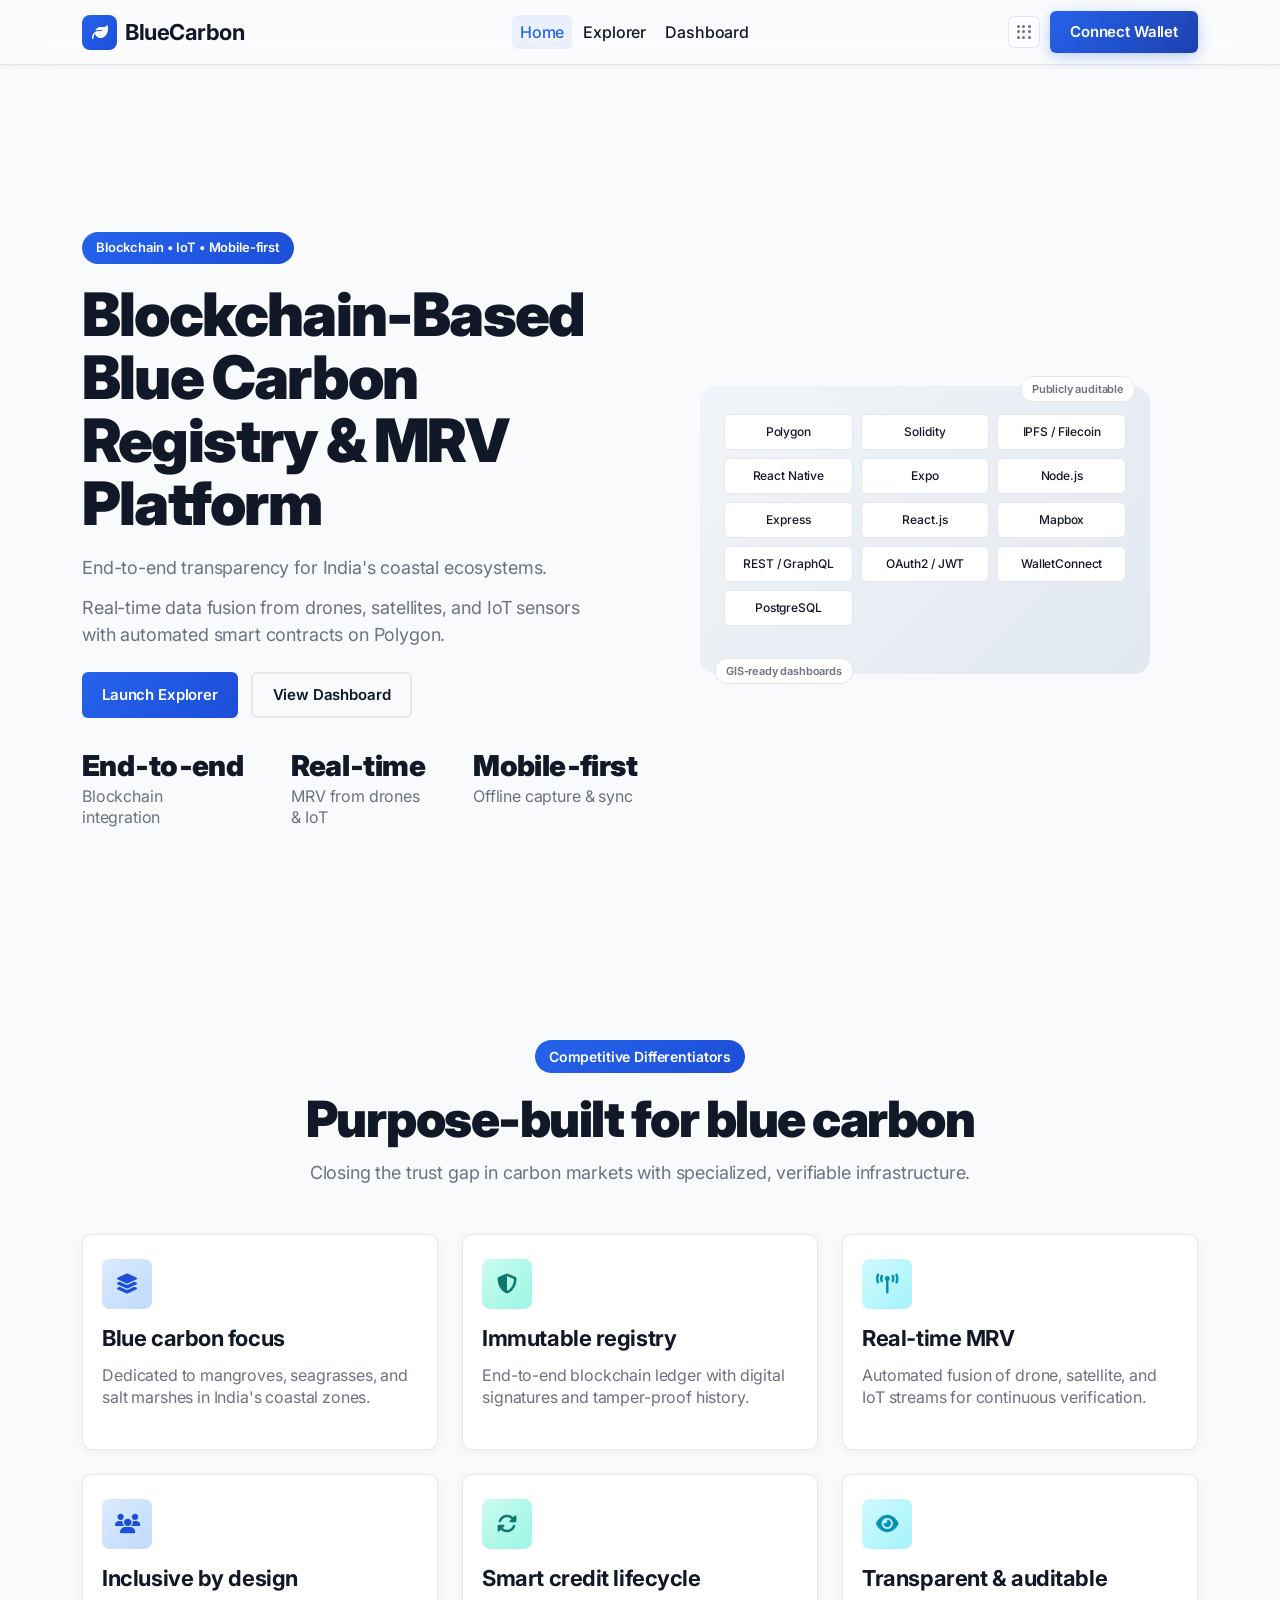
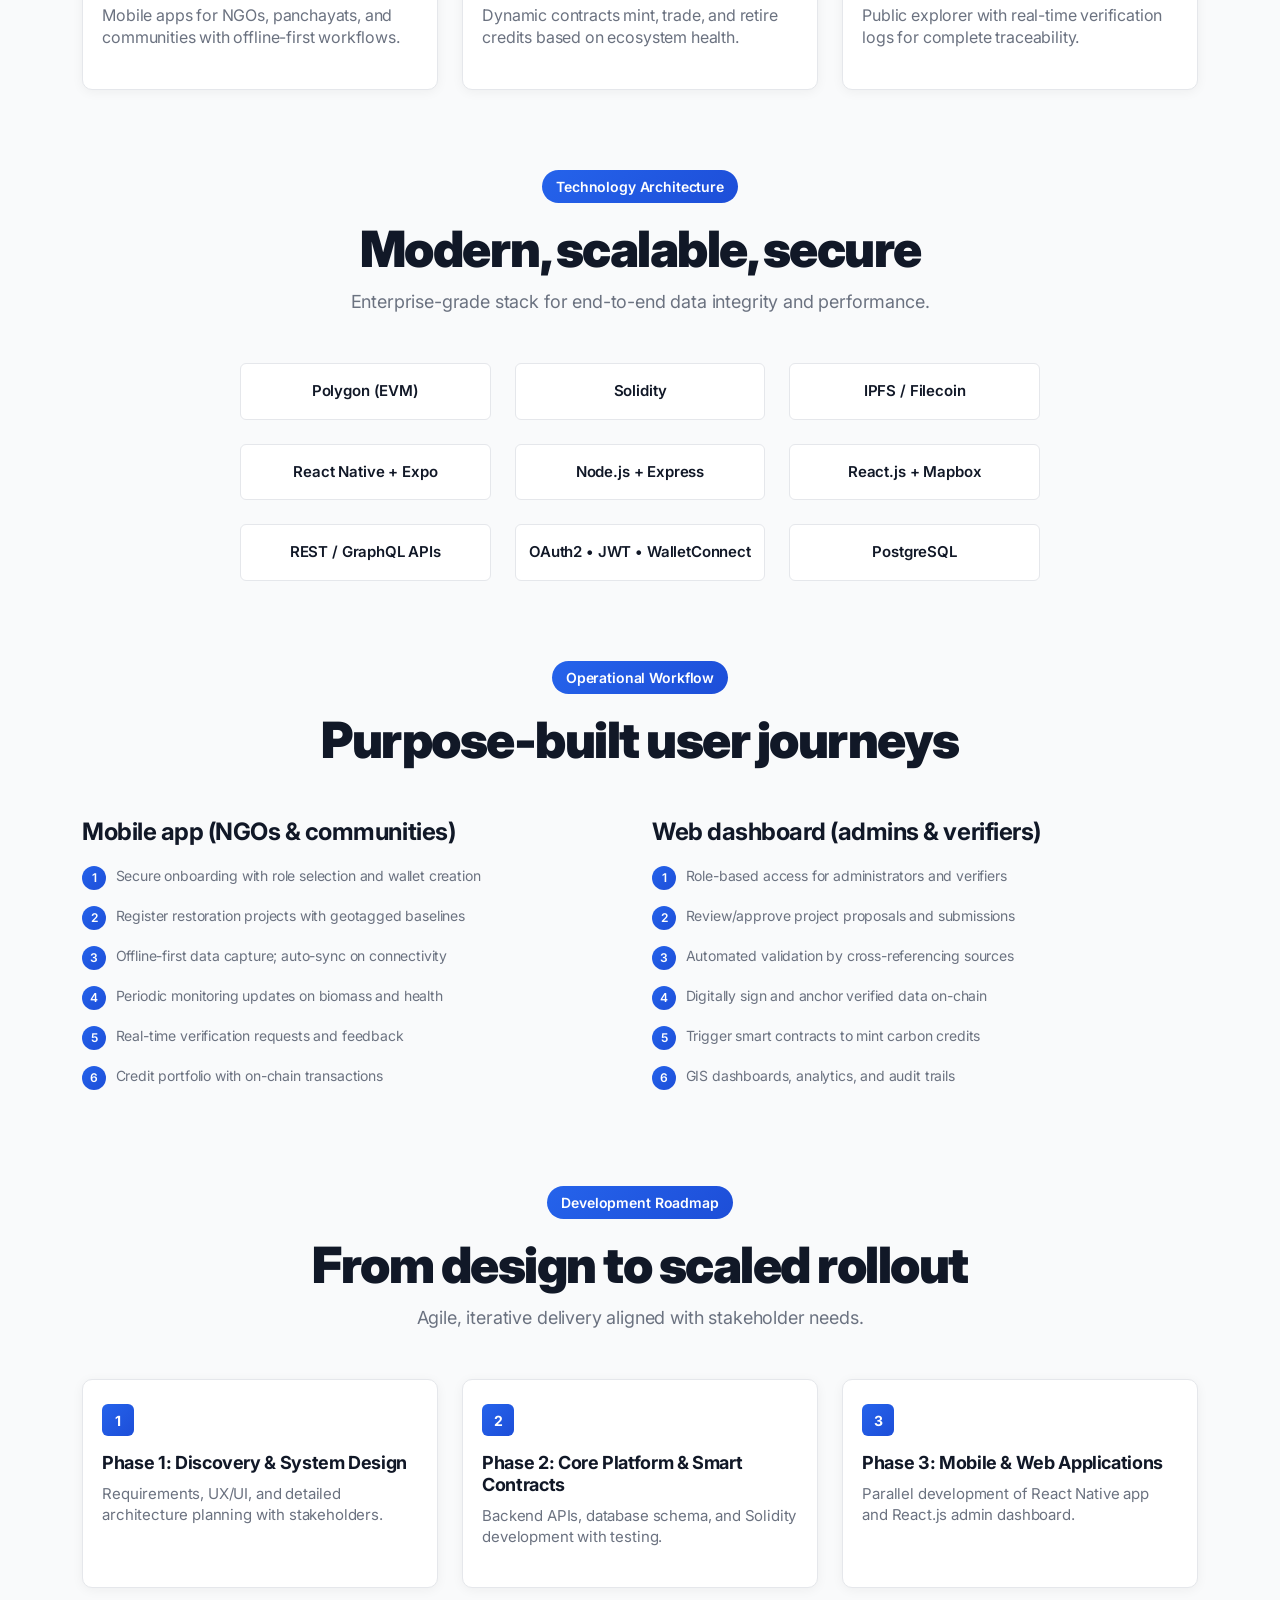
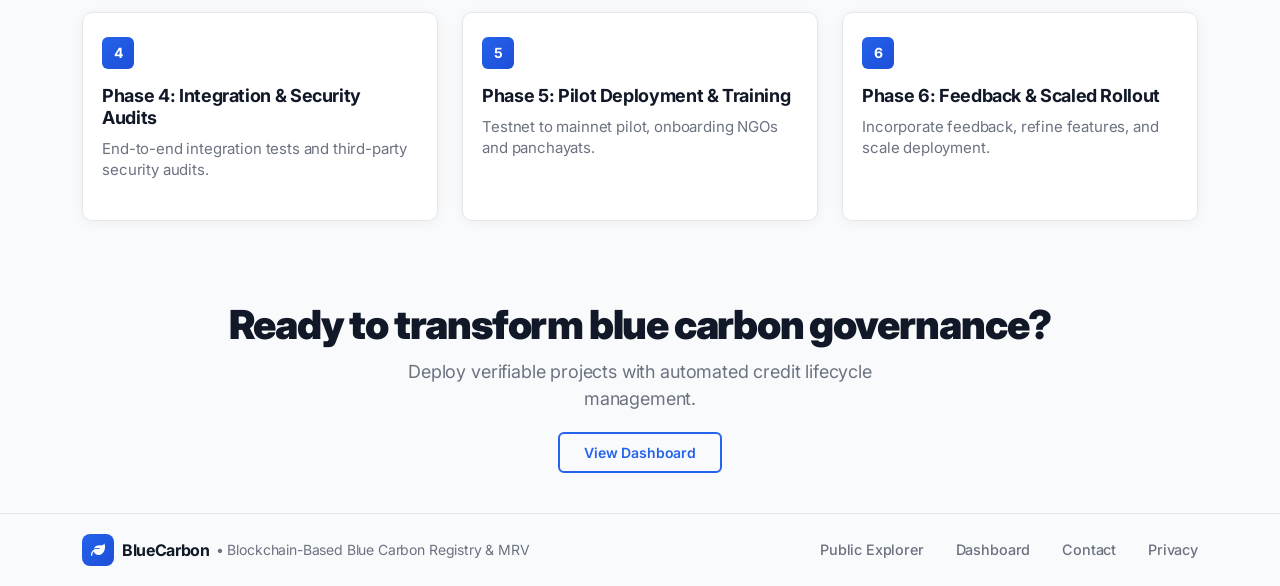
<file: index.html>
<!DOCTYPE html>
<html lang="en">
<head>
    <meta charset="UTF-8">
    <meta name="viewport" content="width=device-width, initial-scale=1.0">
    <title>BlueCarbon - Blockchain-Based Blue Carbon Registry</title>
    <link href="https://cdn.jsdelivr.net/npm/bootstrap@5.3.0/dist/css/bootstrap.min.css" rel="stylesheet">
    <link href="https://cdnjs.cloudflare.com/ajax/libs/font-awesome/6.4.0/css/all.min.css" rel="stylesheet">
    <link href="https://fonts.googleapis.com/css2?family=Inter:wght@300;400;500;600;700;800;900&display=swap" rel="stylesheet">
    <link href="style.css" rel="stylesheet">
</head>
<body>
    <!-- Glass Effect Navbar -->
    <nav class="navbar navbar-expand-lg fixed-top glass-navbar" id="mainNavbar">
        <div class="container">
            <a class="navbar-brand" href="index.html">
                <div class="brand-icon">
                    <i class="fas fa-leaf"></i>
                </div>
                <span class="brand-text">BlueCarbon</span>
            </a>
            
            <div class="navbar-collapse" id="navbarNav">
                <ul class="navbar-nav mx-auto">
                    <li class="nav-item">
                        <a class="nav-link active" href="index.html">Home</a>
                    </li>
                    <li class="nav-item">
                        <a class="nav-link" href="projects.html">Explorer</a>
                    </li>
                    <li class="nav-item">
                        <a class="nav-link" href="dashboard.html">Dashboard</a>
                    </li>
                </ul>
                
                <div class="navbar-actions">
                    <button class="settings-btn" id="darkToggle" aria-label="Toggle Dark Mode">
                        <div class="dots-grid">
                            <span class="dot"></span><span class="dot"></span><span class="dot"></span>
                            <span class="dot"></span><span class="dot"></span><span class="dot"></span>
                            <span class="dot"></span><span class="dot"></span><span class="dot"></span>
                        </div>
                    </button>
                    <button class="btn btn-connect">Connect Wallet</button>
                </div>
            </div>
        </div>
    </nav>

    <!-- Hero Section -->
    <section class="hero-section" id="home">
        <div class="container">
            <div class="row align-items-center min-vh-100">
                <div class="col-lg-6">
                    <div class="hero-content">
                        <div class="tech-badge">Blockchain • IoT • Mobile-first</div>
                        <h1 class="hero-title">Blockchain-Based Blue Carbon Registry & MRV Platform</h1>
                        <p class="hero-description">End-to-end transparency for India's coastal ecosystems.</p>
                        <p class="hero-description">Real-time data fusion from drones, satellites, and IoT sensors with automated smart contracts on Polygon.</p>
                        
                        <div class="hero-buttons">
                            <button class="btn btn-primary" onclick="window.location.href='projects.html'">Launch Explorer</button>
                            <button class="btn btn-outline" onclick="window.location.href='dashboard.html'">View Dashboard</button>
                        </div>

                        <!-- Features Section - Aligned Left Under Buttons -->
                        <div class="features-row-under-buttons">
                            <div class="feature-col">
                                <div class="feature-title">End‑to‑end</div>
                                <div class="feature-subtitle">Blockchain integration</div>
                            </div>
                            <div class="feature-col">
                                <div class="feature-title">Real‑time</div>
                                <div class="feature-subtitle">MRV from drones & IoT</div>
                            </div>
                            <div class="feature-col">
                                <div class="feature-title">Mobile‑first</div>
                                <div class="feature-subtitle">Offline capture & sync</div>
                            </div>
                        </div>
                    </div>
                </div>
                
                <div class="col-lg-6">
                    <div class="tech-container">
                        <div class="tech-stack">
                            <div class="tech-label-top">Publicly auditable</div>
                            <div class="tech-grid" id="techGrid">
                                <div class="tech-item">Polygon</div>
                                <div class="tech-item">Solidity</div>
                                <div class="tech-item">IPFS / Filecoin</div>
                                <div class="tech-item">React Native</div>
                                <div class="tech-item">Expo</div>
                                <div class="tech-item">Node.js</div>
                                <div class="tech-item">Express</div>
                                <div class="tech-item">React.js</div>
                                <div class="tech-item">Mapbox</div>
                                <div class="tech-item">REST / GraphQL</div>
                                <div class="tech-item">OAuth2 / JWT</div>
                                <div class="tech-item">WalletConnect</div>
                                <div class="tech-item">PostgreSQL</div>
                            </div>
                            <div class="tech-label-bottom">GIS-ready dashboards</div>
                        </div>
                    </div>
                </div>
            </div>
        </div>
    </section>

    <!-- Competitive Differentiators Section -->
    <section class="differentiators-section">
        <div class="container">
            <div class="text-center mb-5">
                <div class="section-badge">Competitive Differentiators</div>
                <h2 class="section-title">Purpose-built for blue carbon</h2>
                <p class="section-description">Closing the trust gap in carbon markets with specialized, verifiable infrastructure.</p>
            </div>
            
            <div class="row g-4">
                <div class="col-md-4">
                    <div class="differentiator-card">
                        <div class="card-icon blue-icon">
                            <i class="fas fa-layer-group"></i>
                        </div>
                        <h4 class="card-title">Blue carbon focus</h4>
                        <p class="card-description">Dedicated to mangroves, seagrasses, and salt marshes in India's coastal zones.</p>
                    </div>
                </div>
                <div class="col-md-4">
                    <div class="differentiator-card">
                        <div class="card-icon teal-icon">
                            <i class="fas fa-shield-alt"></i>
                        </div>
                        <h4 class="card-title">Immutable registry</h4>
                        <p class="card-description">End-to-end blockchain ledger with digital signatures and tamper-proof history.</p>
                    </div>
                </div>
                <div class="col-md-4">
                    <div class="differentiator-card">
                        <div class="card-icon cyan-icon">
                            <i class="fas fa-broadcast-tower"></i>
                        </div>
                        <h4 class="card-title">Real-time MRV</h4>
                        <p class="card-description">Automated fusion of drone, satellite, and IoT streams for continuous verification.</p>
                    </div>
                </div>
                <div class="col-md-4">
                    <div class="differentiator-card">
                        <div class="card-icon blue-icon">
                            <i class="fas fa-users"></i>
                        </div>
                        <h4 class="card-title">Inclusive by design</h4>
                        <p class="card-description">Mobile apps for NGOs, panchayats, and communities with offline-first workflows.</p>
                    </div>
                </div>
                <div class="col-md-4">
                    <div class="differentiator-card">
                        <div class="card-icon teal-icon">
                            <i class="fas fa-sync-alt"></i>
                        </div>
                        <h4 class="card-title">Smart credit lifecycle</h4>
                        <p class="card-description">Dynamic contracts mint, trade, and retire credits based on ecosystem health.</p>
                    </div>
                </div>
                <div class="col-md-4">
                    <div class="differentiator-card">
                        <div class="card-icon cyan-icon">
                            <i class="fas fa-eye"></i>
                        </div>
                        <h4 class="card-title">Transparent & auditable</h4>
                        <p class="card-description">Public explorer with real-time verification logs for complete traceability.</p>
                    </div>
                </div>
            </div>
        </div>
    </section>

    <!-- Technology Architecture Section -->
    <section class="tech-architecture-section">
        <div class="container">
            <div class="text-center mb-5">
                <div class="section-badge">Technology Architecture</div>
                <h2 class="section-title">Modern, scalable, secure</h2>
                <p class="section-description">Enterprise-grade stack for end-to-end data integrity and performance.</p>
            </div>
            
            <div class="tech-architecture-grid">
                <div class="row g-4">
                    <div class="col-md-4">
                        <div class="tech-arch-item">Polygon (EVM)</div>
                    </div>
                    <div class="col-md-4">
                        <div class="tech-arch-item">Solidity</div>
                    </div>
                    <div class="col-md-4">
                        <div class="tech-arch-item">IPFS / Filecoin</div>
                    </div>
                    <div class="col-md-4">
                        <div class="tech-arch-item">React Native + Expo</div>
                    </div>
                    <div class="col-md-4">
                        <div class="tech-arch-item">Node.js + Express</div>
                    </div>
                    <div class="col-md-4">
                        <div class="tech-arch-item">React.js + Mapbox</div>
                    </div>
                    <div class="col-md-4">
                        <div class="tech-arch-item">REST / GraphQL APIs</div>
                    </div>
                    <div class="col-md-4">
                        <div class="tech-arch-item">OAuth2 • JWT • WalletConnect</div>
                    </div>
                    <div class="col-md-4">
                        <div class="tech-arch-item">PostgreSQL</div>
                    </div>
                </div>
            </div>
        </div>
    </section>

    <!-- User Journeys Section -->
    <section class="user-journeys-section">
        <div class="container">
            <div class="text-center mb-5">
                <div class="section-badge">Operational Workflow</div>
                <h2 class="section-title">Purpose-built user journeys</h2>
            </div>
            
            <div class="row">
                <div class="col-lg-6">
                    <div class="journey-card">
                        <h3 class="journey-title">Mobile app (NGOs & communities)</h3>
                        <div class="journey-steps">
                            <div class="journey-step">
                                <span class="step-number">1</span>
                                <span class="step-text">Secure onboarding with role selection and wallet creation</span>
                            </div>
                            <div class="journey-step">
                                <span class="step-number">2</span>
                                <span class="step-text">Register restoration projects with geotagged baselines</span>
                            </div>
                            <div class="journey-step">
                                <span class="step-number">3</span>
                                <span class="step-text">Offline-first data capture; auto-sync on connectivity</span>
                            </div>
                            <div class="journey-step">
                                <span class="step-number">4</span>
                                <span class="step-text">Periodic monitoring updates on biomass and health</span>
                            </div>
                            <div class="journey-step">
                                <span class="step-number">5</span>
                                <span class="step-text">Real-time verification requests and feedback</span>
                            </div>
                            <div class="journey-step">
                                <span class="step-number">6</span>
                                <span class="step-text">Credit portfolio with on-chain transactions</span>
                            </div>
                        </div>
                    </div>
                </div>
                <div class="col-lg-6">
                    <div class="journey-card">
                        <h3 class="journey-title">Web dashboard (admins & verifiers)</h3>
                        <div class="journey-steps">
                            <div class="journey-step">
                                <span class="step-number">1</span>
                                <span class="step-text">Role-based access for administrators and verifiers</span>
                            </div>
                            <div class="journey-step">
                                <span class="step-number">2</span>
                                <span class="step-text">Review/approve project proposals and submissions</span>
                            </div>
                            <div class="journey-step">
                                <span class="step-number">3</span>
                                <span class="step-text">Automated validation by cross-referencing sources</span>
                            </div>
                            <div class="journey-step">
                                <span class="step-number">4</span>
                                <span class="step-text">Digitally sign and anchor verified data on-chain</span>
                            </div>
                            <div class="journey-step">
                                <span class="step-number">5</span>
                                <span class="step-text">Trigger smart contracts to mint carbon credits</span>
                            </div>
                            <div class="journey-step">
                                <span class="step-number">6</span>
                                <span class="step-text">GIS dashboards, analytics, and audit trails</span>
                            </div>
                        </div>
                    </div>
                </div>
            </div>
        </div>
    </section>

    <!-- Development Roadmap Section -->
    <section class="roadmap-section">
        <div class="container">
            <div class="text-center mb-5">
                <div class="section-badge">Development Roadmap</div>
                <h2 class="section-title">From design to scaled rollout</h2>
                <p class="section-description">Agile, iterative delivery aligned with stakeholder needs.</p>
            </div>
            
            <div class="row g-4">
                <div class="col-md-4">
                    <div class="roadmap-card">
                        <div class="phase-number">1</div>
                        <h4 class="phase-title">Phase 1: Discovery & System Design</h4>
                        <p class="phase-description">Requirements, UX/UI, and detailed architecture planning with stakeholders.</p>
                    </div>
                </div>
                <div class="col-md-4">
                    <div class="roadmap-card">
                        <div class="phase-number">2</div>
                        <h4 class="phase-title">Phase 2: Core Platform & Smart Contracts</h4>
                        <p class="phase-description">Backend APIs, database schema, and Solidity development with testing.</p>
                    </div>
                </div>
                <div class="col-md-4">
                    <div class="roadmap-card">
                        <div class="phase-number">3</div>
                        <h4 class="phase-title">Phase 3: Mobile & Web Applications</h4>
                        <p class="phase-description">Parallel development of React Native app and React.js admin dashboard.</p>
                    </div>
                </div>
                <div class="col-md-4">
                    <div class="roadmap-card">
                        <div class="phase-number">4</div>
                        <h4 class="phase-title">Phase 4: Integration & Security Audits</h4>
                        <p class="phase-description">End-to-end integration tests and third-party security audits.</p>
                    </div>
                </div>
                <div class="col-md-4">
                    <div class="roadmap-card">
                        <div class="phase-number">5</div>
                        <h4 class="phase-title">Phase 5: Pilot Deployment & Training</h4>
                        <p class="phase-description">Testnet to mainnet pilot, onboarding NGOs and panchayats.</p>
                    </div>
                </div>
                <div class="col-md-4">
                    <div class="roadmap-card">
                        <div class="phase-number">6</div>
                        <h4 class="phase-title">Phase 6: Feedback & Scaled Rollout</h4>
                        <p class="phase-description">Incorporate feedback, refine features, and scale deployment.</p>
                    </div>
                </div>
            </div>
        </div>
    </section>

    <!-- Call to Action Section -->
    <section class="cta-section">
        <div class="container text-center">
            <h2 class="cta-title">Ready to transform blue carbon governance?</h2>
            <p class="cta-description">Deploy verifiable projects with automated credit lifecycle management.</p>
            <button class="btn btn-cta" onclick="window.location.href='dashboard.html'">View Dashboard</button>
        </div>
    </section>

    <!-- Footer -->
    <footer class="footer">
        <div class="container">
            <div class="footer-brand">
                <div class="brand-icon">
                    <i class="fas fa-leaf"></i>
                </div>
                <span class="brand-name">BlueCarbon</span>
                <span class="brand-tagline"> • Blockchain-Based Blue Carbon Registry & MRV</span>
            </div>
            
            <div class="footer-links">
                <a href="projects.html" class="footer-link">Public Explorer</a>
                <a href="dashboard.html" class="footer-link">Dashboard</a>
                <a href="#" class="footer-link">Contact</a>
                <a href="#" class="footer-link">Privacy</a>
            </div>
        </div>
    </footer>

    <script src="https://cdn.jsdelivr.net/npm/bootstrap@5.3.0/dist/js/bootstrap.bundle.min.js"></script>
    <script src="script.js"></script>
</body>
</html>
</file>
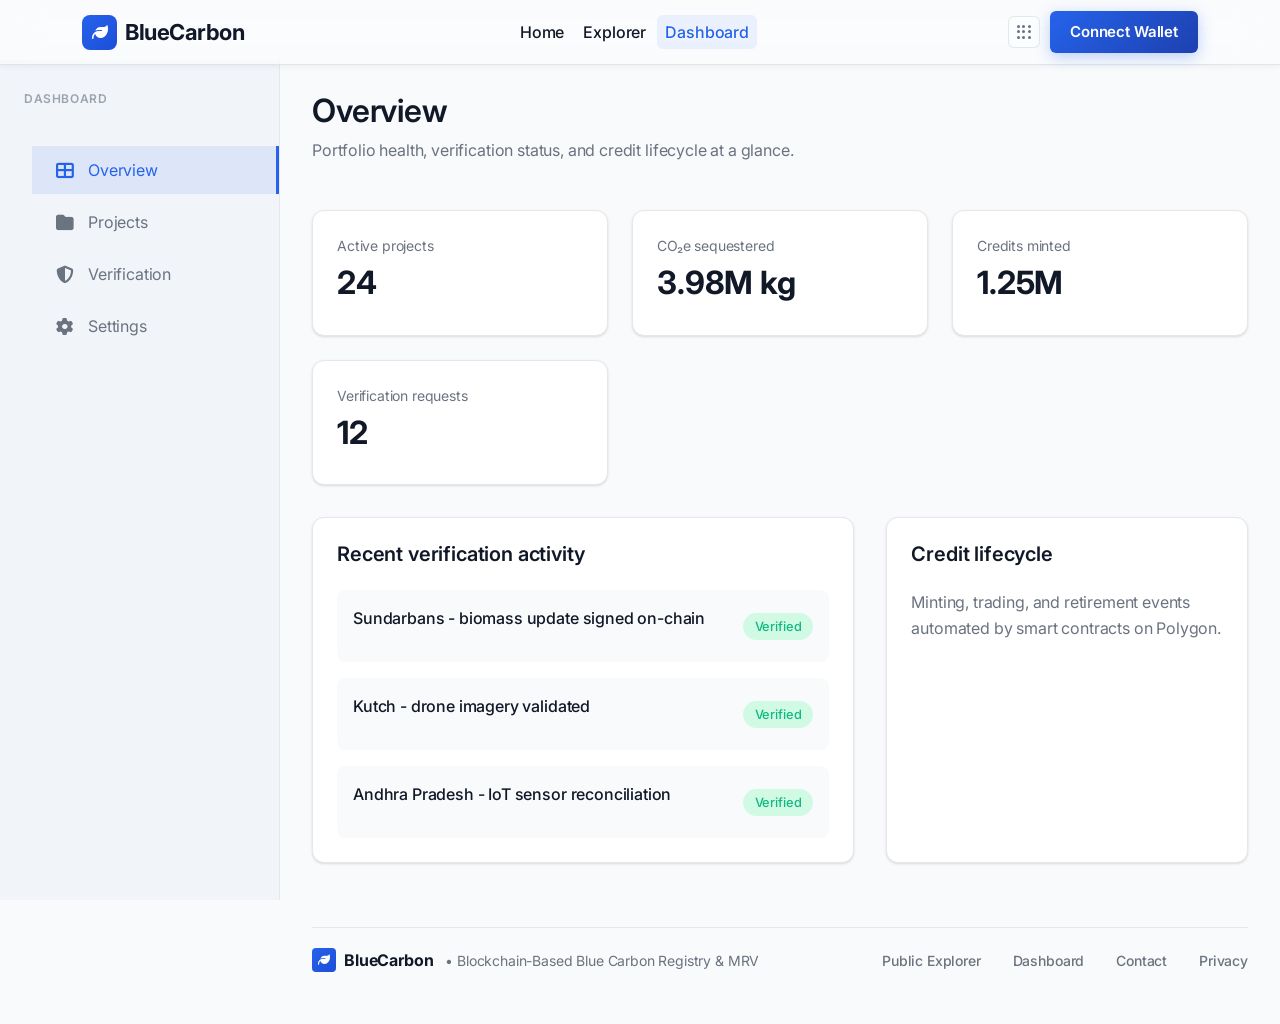
<file: dashboard.html>
<!DOCTYPE html>
<html lang="en">
<head>
    <meta charset="UTF-8">
    <meta name="viewport" content="width=device-width, initial-scale=1.0">
    <title>BlueCarbon - Dashboard</title>
    <link href="https://cdn.jsdelivr.net/npm/bootstrap@5.3.0/dist/css/bootstrap.min.css" rel="stylesheet">
    <link href="https://cdnjs.cloudflare.com/ajax/libs/font-awesome/6.4.0/css/all.min.css" rel="stylesheet">
    <link href="https://fonts.googleapis.com/css2?family=Inter:wght@300;400;500;600;700;800;900&display=swap" rel="stylesheet">
    <link href="style.css" rel="stylesheet">
</head>
<body>
    <!-- Glass Effect Navbar -->
    <nav class="navbar navbar-expand-lg fixed-top glass-navbar" id="mainNavbar">
        <div class="container">
            <a class="navbar-brand" href="index.html">
                <div class="brand-icon">
                    <i class="fas fa-leaf"></i>
                </div>
                <span class="brand-text">BlueCarbon</span>
            </a>
            
            <div class="navbar-collapse" id="navbarNav">
                <ul class="navbar-nav mx-auto">
                    <li class="nav-item">
                        <a class="nav-link" href="index.html">Home</a>
                    </li>
                    <li class="nav-item">
                        <a class="nav-link" href="projects.html">Explorer</a>
                    </li>
                    <li class="nav-item">
                        <a class="nav-link active" href="dashboard.html">Dashboard</a>
                    </li>
                </ul>
                
                <div class="navbar-actions">
                    <button class="settings-btn" id="darkToggle" aria-label="Toggle Dark Mode">
                        <div class="dots-grid">
                            <span class="dot"></span><span class="dot"></span><span class="dot"></span>
                            <span class="dot"></span><span class="dot"></span><span class="dot"></span>
                            <span class="dot"></span><span class="dot"></span><span class="dot"></span>
                        </div>
                    </button>
                    <button class="btn btn-connect">Connect Wallet</button>
                </div>
            </div>
        </div>
    </nav>

    <div class="dashboard-container">
        <!-- Sidebar -->
        <nav class="dashboard-sidebar">
            <div class="sidebar-header">
                <h3>DASHBOARD</h3>
            </div>
            <ul class="sidebar-menu">
                <li>
                    <a href="#" data-section="overview" class="sidebar-link active">
                        <i class="fas fa-th-large"></i>
                        <span>Overview</span>
                    </a>
                </li>
                <li>
                    <a href="#" data-section="projects" class="sidebar-link">
                        <i class="fas fa-folder"></i>
                        <span>Projects</span>
                    </a>
                </li>
                <li>
                    <a href="#" data-section="verification" class="sidebar-link">
                        <i class="fas fa-shield-alt"></i>
                        <span>Verification</span>
                    </a>
                </li>
                <li>
                    <a href="#" data-section="settings" class="sidebar-link">
                        <i class="fas fa-cog"></i>
                        <span>Settings</span>
                    </a>
                </li>
            </ul>
        </nav>

        <!-- Main Content -->
        <main class="dashboard-main">
            <!-- Overview Section -->
            <section id="overview" class="dashboard-section active">
                <div class="dashboard-section-header">
                    <div>
                        <h1>Overview</h1>
                        <p class="section-subtitle">Portfolio health, verification status, and credit lifecycle at a glance.</p>
                    </div>
                </div>

                <!-- Stats Cards -->
                <div class="dashboard-stats-grid">
                    <div class="dashboard-stat-card">
                        <div class="stat-content">
                            <p class="stat-label">Active projects</p>
                            <h2 class="stat-value">24</h2>
                        </div>
                    </div>
                    <div class="dashboard-stat-card">
                        <div class="stat-content">
                            <p class="stat-label">CO₂e sequestered</p>
                            <h2 class="stat-value">3.98M kg</h2>
                        </div>
                    </div>
                    <div class="dashboard-stat-card">
                        <div class="stat-content">
                            <p class="stat-label">Credits minted</p>
                            <h2 class="stat-value">1.25M</h2>
                        </div>
                    </div>
                    <div class="dashboard-stat-card">
                        <div class="stat-content">
                            <p class="stat-label">Verification requests</p>
                            <h2 class="stat-value">12</h2>
                        </div>
                    </div>
                </div>

                <!-- Content Grid -->
                <div class="dashboard-content-grid">
                    <div class="dashboard-activity-card">
                        <h3>Recent verification activity</h3>
                        <div class="activity-list">
                            <div class="activity-item">
                                <div class="activity-content">
                                    <p class="activity-title">Sundarbans - biomass update signed on-chain</p>
                                </div>
                                <span class="dashboard-status-badge verified">Verified</span>
                            </div>
                            <div class="activity-item">
                                <div class="activity-content">
                                    <p class="activity-title">Kutch - drone imagery validated</p>
                                </div>
                                <span class="dashboard-status-badge verified">Verified</span>
                            </div>
                            <div class="activity-item">
                                <div class="activity-content">
                                    <p class="activity-title">Andhra Pradesh - IoT sensor reconciliation</p>
                                </div>
                                <span class="dashboard-status-badge verified">Verified</span>
                            </div>
                        </div>
                    </div>

                    <div class="dashboard-lifecycle-card">
                        <h3>Credit lifecycle</h3>
                        <p class="lifecycle-description">
                            Minting, trading, and retirement events automated by smart contracts on Polygon.
                        </p>
                    </div>
                </div>
            </section>

            <!-- Projects Section -->
            <section id="projects" class="dashboard-section">
                <div class="dashboard-section-header">
                    <div>
                        <h1>Projects</h1>
                        <p class="section-subtitle">This dashboard section is ready to be customized. Tell me what you want here.</p>
                    </div>
                </div>
                
                <div class="dashboard-empty-state">
                    <div class="empty-state-content">
                        <div class="empty-state-icon">
                            <i class="fas fa-folder-plus"></i>
                        </div>
                        <h3>Ready for Customization</h3>
                        <!--add description using p tag-->
                        <button class="btn btn-primary" id="add-new-project">Add New Project</button>
                    </div>
                </div>
            </section>

            <!-- Verification Section -->
            <section id="verification" class="dashboard-section">
                <div class="dashboard-verification-header">
                    <div class="verification-title">
                        <h1>Verification</h1>
                        <p class="section-subtitle">Cross-reference submissions and anchor signed results on-chain.</p>
                    </div>
                    <button class="btn-open-logs">Open verification logs</button>
                </div>

                <!-- Filters Section -->
                <div class="dashboard-filters-section">
                    <h3>Filters</h3>
                    <div class="filters-grid">
                        <div class="filter-group">
                            <label>Status</label>
                            <select class="filter-select">
                                <option>All</option>
                                <option>Pending</option>
                                <option>In review</option>
                                <option>Verified</option>
                            </select>
                        </div>
                        <div class="filter-group">
                            <label>Ecosystem</label>
                            <select class="filter-select">
                                <option>All</option>
                                <option>Mangrove</option>
                                <option>Seagrass</option>
                                <option>Salt Marsh</option>
                            </select>
                        </div>
                        <div class="filter-group">
                            <label>Search</label>
                            <input type="text" class="filter-search" placeholder="Search by project or submission ID">
                        </div>
                    </div>
                </div>

                <!-- Submissions Table -->
                <div class="dashboard-submissions-section">
                    <h3>Submissions</h3>
                    <div class="submissions-table">
                        <div class="table-header">
                            <div class="header-cell">Project</div>
                            <div class="header-cell">Submitted</div>
                            <div class="header-cell">Source</div>
                            <div class="header-cell">Status</div>
                            <div class="header-cell">Actions</div>
                        </div>
                        
                        <div class="table-row">
                            <div class="table-cell">
                                <div class="project-name">Sundarbans Community Project</div>
                            </div>
                            <div class="table-cell">
                                <div class="submitted-date">2025-08-12</div>
                            </div>
                            <div class="table-cell">
                                <div class="source">Drone imagery</div>
                            </div>
                            <div class="table-cell">
                                <span class="dashboard-status-badge pending">Pending</span>
                            </div>
                            <div class="table-cell">
                                <div class="actions">
                                    <button class="dashboard-action-btn compare">Compare</button>
                                    <button class="dashboard-action-btn verify">Verify & Anchor</button>
                                </div>
                            </div>
                        </div>

                        <div class="table-row">
                            <div class="table-cell">
                                <div class="project-name">Kutch Seagrass Mapping</div>
                            </div>
                            <div class="table-cell">
                                <div class="submitted-date">2025-08-10</div>
                            </div>
                            <div class="table-cell">
                                <div class="source">Satellite</div>
                            </div>
                            <div class="table-cell">
                                <span class="dashboard-status-badge in-review">In review</span>
                            </div>
                            <div class="table-cell">
                                <div class="actions">
                                    <button class="dashboard-action-btn compare">Compare</button>
                                    <button class="dashboard-action-btn verify">Verify & Anchor</button>
                                </div>
                            </div>
                        </div>

                        <div class="table-row">
                            <div class="table-cell">
                                <div class="project-name">Andhra Mangrove Restoration</div>
                            </div>
                            <div class="table-cell">
                                <div class="submitted-date">2025-08-09</div>
                            </div>
                            <div class="table-cell">
                                <div class="source">IoT sensors</div>
                            </div>
                            <div class="table-cell">
                                <span class="dashboard-status-badge pending">Pending</span>
                            </div>
                            <div class="table-cell">
                                <div class="actions">
                                    <button class="dashboard-action-btn compare">Compare</button>
                                    <button class="dashboard-action-btn verify">Verify & Anchor</button>
                                </div>
                            </div>
                        </div>
                    </div>
                </div>

                <!-- Bottom Section -->
                <div class="dashboard-bottom-section">
                    <div class="dashboard-recent-anchors">
                        <h3>Recent on-chain anchors</h3>
                        <div class="anchor-list">
                            <div class="anchor-item">
                                <div class="anchor-text">
                                    <span class="tx-hash">Txn 0x91a...f2e</span>
                                    <span class="separator">•</span>
                                    <span class="description">Sundarbans biomass update</span>
                                    <span class="separator">•</span>
                                    <span class="network">Polygon</span>
                                </div>
                            </div>
                            <div class="anchor-item">
                                <div class="anchor-text">
                                    <span class="tx-hash">Txn 0x7be...10c</span>
                                    <span class="separator">•</span>
                                    <span class="description">Kutch drone imagery digest</span>
                                    <span class="separator">•</span>
                                    <span class="network">Polygon</span>
                                </div>
                            </div>
                            <div class="anchor-item">
                                <div class="anchor-text">
                                    <span class="tx-hash">Txn 0x2dc...9a0</span>
                                    <span class="separator">•</span>
                                    <span class="description">Andhra IoT readings summary</span>
                                    <span class="separator">•</span>
                                    <span class="network">Polygon</span>
                                </div>
                            </div>
                        </div>
                    </div>

                    <div class="dashboard-verification-policy">
                        <h3>Verification policy</h3>
                        <p>Define rules for automated cross-referencing and threshold alerts. Contact us to integrate custom policy engines.</p>
                    </div>
                </div>
            </section>

            <!-- Settings Section -->
            <section id="settings" class="dashboard-section">
                <div class="dashboard-section-header">
                    <div>
                        <h1>Settings</h1>
                        <p class="section-subtitle">Manage organization profile, security, notifications, and integrations.</p>
                    </div>
                </div>

                <!-- Organization Profile -->
                <div class="dashboard-settings-card">
                    <h3>Organization profile</h3>
                    <div class="profile-form">
                        <div class="form-row">
                            <div class="form-group">
                                <label>Name</label>
                                <input type="text" class="form-input" placeholder= "e.g., NCCR India" >
                            </div>
                            <div class="form-group">
                                <label>Contact email</label>
                                <input type="email" class="form-input" placeholder="admin@example.org" ><!--add value="123@gmail.com "-->
                            </div>
                        </div>
                        <div class="form-group">
                            <label>Region</label>
                            <select class="form-select">
                                <option selected>India</option>
                                <option>APAC</option>
                                <option>Global</option>
                                
                            </select>
                        </div>
                        <button class="btn btn-primary">Save profile</button>
                    </div>
                </div>

                <!-- Security -->
                <div class="dashboard-settings-card">
                    <h3>Security</h3>
                    <div class="security-options">
                        <div class="security-row">
                            <div class="security-item">
                                <div class="security-info">
                                    <h4>Two-factor authentication</h4>
                                    <p class="security-description">Require 2FA for all admins</p>
                                </div>
                                <label class="dashboard-toggle-switch">
                                    <input type="checkbox">
                                    <span class="dashboard-toggle-slider"></span>
                                </label>
                            </div>
                            
                            <div class="security-item">
                                <div class="security-info">
                                    <h4>Enforce strong passwords</h4>
                                    <p class="security-description">Minimum length, symbols, rotation</p>
                                </div>
                                <label class="dashboard-toggle-switch">
                                    <input type="checkbox" checked>
                                    <span class="dashboard-toggle-slider"></span>
                                </label>
                            </div>
                        </div>
                        
                        <button class="btn btn-outline">Update security</button>
                    </div>
                </div>

                <!-- Notifications -->
                <div class="dashboard-settings-card">
                    <h3>Notifications</h3>
                    <div class="notification-options">
                        <div class="notification-row">
                            <div class="notification-item">
                                <div class="notification-info">
                                    <h4>Verification events</h4>
                                    <p class="notification-description">Notify when submissions are ready to review</p>
                                </div>
                                <label class="dashboard-toggle-switch">
                                    <input type="checkbox" checked>
                                    <span class="dashboard-toggle-slider"></span>
                                </label>
                            </div>
                            
                            <div class="notification-item">
                                <div class="notification-info">
                                    <h4>On-chain anchors</h4>
                                    <p class="notification-description">Notify when anchors succeed or fail</p>
                                </div>
                                <label class="dashboard-toggle-switch">
                                    <input type="checkbox" checked>
                                    <span class="dashboard-toggle-slider"></span>
                                </label>
                            </div>
                        </div>
                        
                        <button class="btn btn-outline">Save preferences</button>
                    </div>
                </div>

                <!-- Wallet & API -->
                <div class="dashboard-settings-card">
                    <h3>Wallet & API</h3>
                    <div class="wallet-api-options">
                        <div class="wallet-api-row">
                            <div class="wallet-section">
                                <div class="wallet-info">
                                    <h4>Wallet connection</h4>
                                    <p class="wallet-description">Connect MetaMask via WalletConnect</p>
                                </div>
                                <button class="btn btn-primary">Connect</button>
                            </div>
                            
                            <div class="api-section">
                                <div class="api-info">
                                    <h4>API Key</h4>
                                    <p class="api-description">Use for REST/GraphQL integrations</p>
                                </div>
                                <button class="btn btn-outline">Regenerate</button>
                            </div>
                        </div>
                    </div>
                </div>
            </section>

            <!-- Single Footer for All Sections -->
            <footer class="dashboard-footer">
                <div class="footer-left">
                    <div class="footer-logo">
                        <div class="footer-logo-icon">
                            <i class="fas fa-leaf"></i>
                        </div>
                        <span>BlueCarbon</span>
                    </div>
                    <span class="footer-tagline">• Blockchain-Based Blue Carbon Registry & MRV</span>
                </div>
                <div class="footer-links">
                    <a href="projects.html" class="footer-link">Public Explorer</a>
                    <a href="dashboard.html" class="footer-link">Dashboard</a>
                    <a href="#" class="footer-link">Contact</a>
                    <a href="#" class="footer-link">Privacy</a>
                </div>
            </footer>
        </main>
    </div>

    <script src="https://cdn.jsdelivr.net/npm/bootstrap@5.3.0/dist/js/bootstrap.bundle.min.js"></script>
    <script src="script.js"></script>
</body>
</html>
</file>
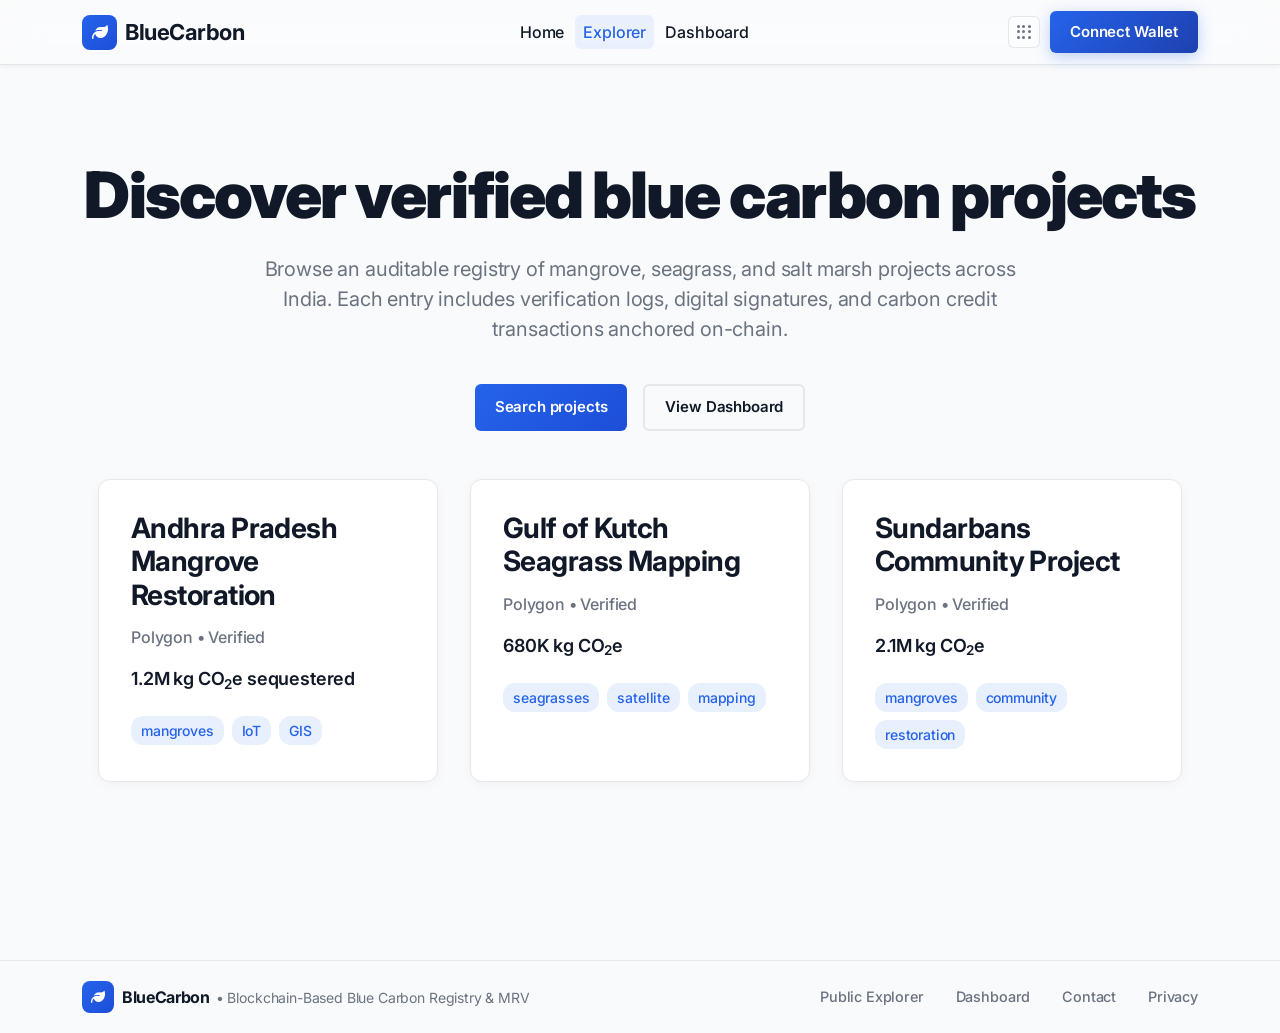
<file: projects.html>
<!DOCTYPE html>
<html lang="en">
<head>
    <meta charset="UTF-8">
    <meta name="viewport" content="width=device-width, initial-scale=1.0">
    <title>BlueCarbon - Explorer</title>
    <link href="https://cdn.jsdelivr.net/npm/bootstrap@5.3.0/dist/css/bootstrap.min.css" rel="stylesheet">
    <link href="https://cdnjs.cloudflare.com/ajax/libs/font-awesome/6.4.0/css/all.min.css" rel="stylesheet">
    <link href="https://fonts.googleapis.com/css2?family=Inter:wght@300;400;500;600;700;800;900&display=swap" rel="stylesheet">
    <link rel="stylesheet" href="style.css">
</head>
<body>
    <!-- Glass Effect Navbar -->
    <nav class="navbar navbar-expand-lg fixed-top glass-navbar" id="mainNavbar">
        <div class="container">
            <a class="navbar-brand" href="index.html">
                <div class="brand-icon">
                    <i class="fas fa-leaf"></i>
                </div>
                <span class="brand-text">BlueCarbon</span>
            </a>
            
            <div class="navbar-collapse" id="navbarNav">
                <ul class="navbar-nav mx-auto">
                    <li class="nav-item">
                        <a class="nav-link" href="index.html">Home</a>
                    </li>
                    <li class="nav-item">
                        <a class="nav-link active" href="projects.html">Explorer</a>
                    </li>
                    <li class="nav-item">
                        <a class="nav-link" href="dashboard.html">Dashboard</a>
                    </li>
                </ul>
                
                <div class="navbar-actions">
                    <button class="settings-btn" id="darkToggle" aria-label="Toggle Dark Mode">
                        <div class="dots-grid">
                            <span class="dot"></span><span class="dot"></span><span class="dot"></span>
                            <span class="dot"></span><span class="dot"></span><span class="dot"></span>
                            <span class="dot"></span><span class="dot"></span><span class="dot"></span>
                        </div>
                    </button>
                    <button class="btn btn-connect">Connect Wallet</button>
                </div>
            </div>
        </div>
    </nav>

    <!-- Projects Explorer Section -->
    <main class="main-content">
        <section class="projects-section">
            <div class="container text-center">
                <h1 class="projects-title">Discover verified blue carbon projects</h1>
                <p class="projects-description">
                    Browse an auditable registry of mangrove, seagrass, and salt marsh projects across India. Each entry includes 
                    verification logs, digital signatures, and carbon credit transactions anchored on-chain.
                </p>
                
                <div class="projects-buttons">
                    <button class="btn btn-primary">Search projects</button>
                    <button class="btn btn-outline" onclick="window.location.href='dashboard.html'">View Dashboard</button>
                </div>

                <div class="projects-cards">
                    <div class="project-card">
                        <h3 class="project-title">Andhra Pradesh Mangrove Restoration</h3>
                        <div class="project-meta">Polygon • Verified</div>
                        <div class="project-co2">1.2M kg CO<sub>2</sub>e sequestered</div>
                        <div class="project-tags">
                            <span class="tag">mangroves</span>
                            <span class="tag">IoT</span>
                            <span class="tag">GIS</span>
                        </div>
                    </div>
                    
                    <div class="project-card">
                        <h3 class="project-title">Gulf of Kutch Seagrass Mapping</h3>
                        <div class="project-meta">Polygon • Verified</div>
                        <div class="project-co2">680K kg CO<sub>2</sub>e</div>
                        <div class="project-tags">
                            <span class="tag">seagrasses</span>
                            <span class="tag">satellite</span>
                            <span class="tag">mapping</span>
                        </div>
                    </div>
                    
                    <div class="project-card">
                        <h3 class="project-title">Sundarbans Community Project</h3>
                        <div class="project-meta">Polygon • Verified</div>
                        <div class="project-co2">2.1M kg CO<sub>2</sub>e</div>
                        <div class="project-tags">
                            <span class="tag">mangroves</span>
                            <span class="tag">community</span>
                            <span class="tag">restoration</span>
                        </div>
                    </div>
                </div>
            </div>
        </section>
    </main>

    <!-- Footer -->
    <footer class="footer">
        <div class="container">
            <div class="footer-brand">
                <div class="brand-icon">
                    <i class="fas fa-leaf"></i>
                </div>
                <span class="brand-name">BlueCarbon</span>
                <span class="brand-tagline"> • Blockchain-Based Blue Carbon Registry & MRV</span>
            </div>
            
            <div class="footer-links">
                <a href="projects.html" class="footer-link">Public Explorer</a>
                <a href="dashboard.html" class="footer-link">Dashboard</a>
                <a href="#" class="footer-link">Contact</a>
                <a href="#" class="footer-link">Privacy</a>
            </div>
        </div>
    </footer>

    <script src="https://cdn.jsdelivr.net/npm/bootstrap@5.3.0/dist/js/bootstrap.bundle.min.js"></script>
    <script src="script.js"></script>
</body>
</html>
</file>
<file: style.css>
/* CSS Variables for Color Theme Management */
:root {
    --bg-color: #F9FAFB;
    --bg-color-dark: #0F172A;
    --navbar-bg: rgba(255, 255, 255, 0.3);
    --navbar-bg-dark: rgba(15, 23, 42, 0.4);
    --navbar-border: rgba(200, 210, 220, 0.5);
    --navbar-border-dark: rgba(100, 116, 139, 0.5);
    --text-color: #111827;
    --text-color-dark: #F9FAFB;
    --text-secondary: #6B7280;
    --text-secondary-dark: #94A3B8;
    --text-muted: #9CA3AF;
    --text-muted-dark: #64748B;
    --card-bg: #FFFFFF;
    --card-bg-dark: #1E293B;
    --border-color: #E5E7EB;
    --border-color-dark: #374151;
    --primary-blue: #2563EB;
    --light-blue: #E3F2FD;
    --verified-color: #10B981;
    --pending-color: #F59E0B;
    --shadow: 0 1px 3px 0 rgb(0 0 0 / 0.1), 0 1px 2px -1px rgb(0 0 0 / 0.1);
    --shadow-lg: 0 4px 12px 0 rgb(0 0 0 / 0.15);
    --sidebar-bg: #F1F5F9;
    --sidebar-bg-dark: #1E293B;
}

/* Dark theme colors */
body.dark-mode {
    --bg-color: var(--bg-color-dark);
    --navbar-bg: var(--navbar-bg-dark);
    --navbar-border: var(--navbar-border-dark);
    --text-color: var(--text-color-dark);
    --text-secondary: var(--text-secondary-dark);
    --text-muted: var(--text-muted-dark);
    --card-bg: var(--card-bg-dark);
    --border-color: var(--border-color-dark);
    --sidebar-bg: var(--sidebar-bg-dark);
}

/* Base styles */
* {
    margin: 0;
    padding: 0;
    box-sizing: border-box;
}

body {
    font-family: 'Inter', -apple-system, BlinkMacSystemFont, "Segoe UI", Roboto, sans-serif;
    background-color: var(--bg-color);
    color: var(--text-color);
    line-height: 1.5;
    letter-spacing: -0.01em;
    transition: all 0.3s ease;
    font-weight: 400;
    padding-top: 60px;
    font-size: 16px;
}

/* Glass Effect Navbar */
.glass-navbar {
    background: var(--navbar-bg) !important;
    -webkit-backdrop-filter: saturate(180%) blur(20px) !important;
    backdrop-filter: saturate(180%) blur(20px) !important;
    border-bottom: 1px solid var(--navbar-border) !important;
    box-shadow: 0 1px 6px rgba(0, 0, 0, 0.06);
    transition: all 0.3s cubic-bezier(0.4, 0, 0.2, 1);
    padding: 0.6rem 0;
    z-index: 1000;
}

.glass-navbar.scrolled {
    background: var(--navbar-bg) !important;
    -webkit-backdrop-filter: saturate(200%) blur(30px) !important;
    backdrop-filter: saturate(200%) blur(30px) !important;
    border-bottom: 1px solid var(--navbar-border) !important;
    box-shadow: 0 2px 12px rgba(0, 0, 0, 0.08);
    padding: 0.4rem 0;
}

.navbar-brand {
    display: flex;
    align-items: center;
    font-size: 1.375rem;
    font-weight: 700;
    color: var(--text-color) !important;
    text-decoration: none;
    letter-spacing: -0.02em;
}

.brand-icon {
    width: 35px;
    height: 35px;
    background: linear-gradient(135deg, #2563eb, #1d4ed8);
    border-radius: 8px;
    margin-right: 8px;
    display: flex;
    align-items: center;
    justify-content: center;
    color: white;
    font-size: 1rem;
}

.navbar-nav .nav-link {
    color: var(--text-color) !important;
    font-weight: 500;
    padding: 0.3rem 0.6rem;
    margin: 0 0.1rem;
    border-radius: 6px;
    transition: all 0.3s ease;
    font-size: 1rem;
    text-shadow: 0 1px 2px rgba(255, 255, 255, 0.8);
}

.navbar-nav .nav-link:hover,
.navbar-nav .nav-link.active {
    color: #2563eb !important;
    background-color: rgba(37, 99, 235, 0.08);
    text-shadow: 0 1px 3px rgba(255, 255, 255, 0.9);
}

.navbar-toggler {
    display: none !important;
}

.navbar-collapse {
    display: flex !important;
    flex-basis: auto !important;
}

.navbar-actions {
    display: flex;
    align-items: center;
    gap: 10px;
}

.settings-btn {
    cursor: pointer;
    width: 32px;
    height: 32px;
    display: flex;
    align-items: center;
    justify-content: center;
    border-radius: 6px;
    transition: all 0.3s ease;
    background: var(--navbar-bg) !important;
    border: 1px solid var(--navbar-border) !important;
    -webkit-backdrop-filter: saturate(180%) blur(20px);
    backdrop-filter: saturate(180%) blur(20px);
}

.settings-btn:hover {
    background: rgba(37, 99, 235, 0.15) !important;
    border-color: rgba(37, 99, 235, 0.5) !important;
}

.dots-grid {
    display: grid;
    grid-template-columns: repeat(3, 1fr);
    gap: 2px;
    width: 14px;
    height: 14px;
}

.dot {
    width: 3px;
    height: 3px;
    border-radius: 50%;
    background: var(--text-secondary);
    transition: background 0.4s ease;
}

.btn-connect {
    border: none;
    padding: 6px 14px;
    border-radius: 6px;
    font-weight: 600;
    font-size: 0.875rem;
    transition: all 0.4s ease;
    background: linear-gradient(135deg, #2563eb, #1e40af) !important;
    color: white !important;
    text-shadow: none;
    box-shadow: 0 4px 15px rgba(37, 99, 235, 0.3);
}

.btn-connect:hover {
    transform: translateY(-1px);
    box-shadow: 0 6px 20px rgba(37, 99, 235, 0.4);
    color: white !important;
}

.btn {
    padding: 10px 20px;
    border-radius: 6px;
    font-weight: 600;
    font-size: 0.9375rem;
    border: none;
    cursor: pointer;
    transition: all 0.3s ease;
    text-decoration: none;
    display: inline-flex;
    align-items: center;
    letter-spacing: -0.01em;
}

.btn-primary {
    background: linear-gradient(135deg, #2563eb, #1d4ed8);
    color: white;
}

.btn-primary:hover {
    transform: translateY(-1px);
    box-shadow: 0 6px 20px rgba(37, 99, 235, 0.4);
    color: white;
}

.btn-outline {
    background: transparent;
    color: var(--text-color);
    border: 2px solid var(--border-color);
}

.btn-outline:hover {
    background: rgba(37, 99, 235, 0.05);
    border-color: #2563eb;
    color: #2563eb;
}

/* =================================
   DASHBOARD SPECIFIC STYLES
   ================================= */

.dashboard-container {
    display: flex;
    min-height: calc(100vh - 60px);
}

/* Dashboard Sidebar */
.dashboard-sidebar {
    width: 280px;
    background: var(--sidebar-bg);
    border-right: 1px solid var(--border-color);
    padding: 2rem 0;
    position: fixed;
    height: calc(100vh - 60px);
    overflow-y: auto;
    transition: all 0.4s ease;
}

.sidebar-header {
    padding: 0 1.5rem 1rem;
    margin-bottom: 1rem;
}

.sidebar-header h3 {
    font-size: 0.75rem;
    font-weight: 600;
    color: var(--text-muted);
    text-transform: uppercase;
    letter-spacing: 0.05em;
}

.sidebar-menu {
    list-style: none;
}

.sidebar-link {
    display: flex;
    align-items: center;
    gap: 0.75rem;
    padding: 0.75rem 1.5rem;
    color: var(--text-secondary);
    text-decoration: none;
    transition: all 0.3s ease;
    margin: 0.25rem 0;
    border-right: 3px solid transparent;
}

.sidebar-link:hover,
.sidebar-link.active {
    background: var(--card-bg);
    color: var(--primary-blue);
    border-right-color: var(--primary-blue);
}

.sidebar-link i {
    width: 20px;
    font-size: 1.1rem;
}

/* Dashboard Main Content */
.dashboard-main {
    flex: 1;
    margin-left: 280px;
    padding: 2rem;
    max-width: calc(100vw - 280px);
}

.dashboard-section {
    display: none;
}

.dashboard-section.active {
    display: block;
}

.dashboard-section-header {
    display: flex;
    justify-content: space-between;
    align-items: flex-start;
    margin-bottom: 2rem;
}

.dashboard-section-header h1 {
    font-size: 2rem;
    font-weight: 600;
    margin-bottom: 0.5rem;
}

.section-subtitle {
    color: var(--text-secondary);
    font-size: 1rem;
}

.btn-open-logs {
    background: var(--primary-blue);
    color: white;
    border: none;
    padding: 0.625rem 1.25rem;
    border-radius: 8px;
    font-weight: 500;
    cursor: pointer;
    transition: all 0.3s ease;
}

.btn-open-logs:hover {
    background: #1976D2;
    transform: translateY(-1px);
}

/* Dashboard Stats Grid */
.dashboard-stats-grid {
    display: grid;
    grid-template-columns: repeat(auto-fit, minmax(250px, 1fr));
    gap: 1.5rem;
    margin-bottom: 2rem;
}

.dashboard-stat-card {
    background: var(--card-bg);
    border: 1px solid var(--border-color);
    border-radius: 12px;
    padding: 1.5rem;
    box-shadow: var(--shadow);
    transition: all 0.3s ease;
}

.dashboard-stat-card:hover {
    transform: translateY(-2px);
    box-shadow: var(--shadow-lg);
}

.stat-label {
    color: var(--text-secondary);
    font-size: 0.875rem;
    margin-bottom: 0.5rem;
}

.stat-value {
    font-size: 2rem;
    font-weight: 700;
    color: var(--text-color);
}

/* Dashboard Content Grid */
.dashboard-content-grid {
    display: grid;
    grid-template-columns: 1.5fr 1fr;
    gap: 2rem;
}

.dashboard-activity-card,
.dashboard-lifecycle-card {
    background: var(--card-bg);
    border: 1px solid var(--border-color);
    border-radius: 12px;
    padding: 1.5rem;
    box-shadow: var(--shadow);
}

.dashboard-activity-card h3,
.dashboard-lifecycle-card h3 {
    font-size: 1.25rem;
    font-weight: 600;
    margin-bottom: 1.5rem;
}

.activity-list {
    display: flex;
    flex-direction: column;
    gap: 1rem;
}

.activity-item {
    display: flex;
    justify-content: space-between;
    align-items: center;
    padding: 1rem;
    background: var(--bg-color);
    border-radius: 8px;
}

.activity-title {
    color: var(--text-color);
    font-weight: 500;
}

.dashboard-status-badge {
    padding: 0.25rem 0.75rem;
    border-radius: 20px;
    font-size: 0.8rem;
    font-weight: 500;
}

.dashboard-status-badge.verified {
    background: #D1FAE5;
    color: var(--verified-color);
}

.dashboard-status-badge.pending {
    background: #FEF3C7;
    color: var(--pending-color);
}

.dashboard-status-badge.in-review {
    background: #DBEAFE;
    color: var(--primary-blue);
}

.lifecycle-description {
    color: var(--text-secondary);
    line-height: 1.6;
}

/* Dashboard Projects Grid */
.dashboard-projects-grid {
    display: grid;
    grid-template-columns: repeat(auto-fill, minmax(350px, 1fr));
    gap: 1.5rem;
}

.dashboard-project-card {
    background: var(--card-bg);
    border: 1px solid var(--border-color);
    border-radius: 12px;
    padding: 1.5rem;
    box-shadow: var(--shadow);
    transition: all 0.3s ease;
}

.dashboard-project-card:hover {
    transform: translateY(-2px);
    box-shadow: var(--shadow-lg);
}

.project-header {
    display: flex;
    justify-content: space-between;
    align-items: flex-start;
    margin-bottom: 1rem;
}

.project-header h4 {
    font-size: 1.1rem;
    font-weight: 600;
    flex: 1;
}

.project-status {
    padding: 0.25rem 0.75rem;
    border-radius: 20px;
    font-size: 0.8rem;
    font-weight: 500;
}

.project-status.active {
    background: #D1FAE5;
    color: var(--verified-color);
}

.project-status.pending {
    background: #FEF3C7;
    color: var(--pending-color);
}

.project-description {
    color: var(--text-secondary);
    margin-bottom: 1.5rem;
}

.project-stats {
    display: flex;
    justify-content: space-between;
    gap: 1rem;
}

.project-stat {
    display: flex;
    flex-direction: column;
    text-align: center;
}

.project-stat .stat-label {
    color: var(--text-muted);
    font-size: 0.8rem;
    margin-bottom: 0.25rem;
}

.project-stat .stat-value {
    font-weight: 600;
    color: var(--text-color);
}

/* Verification Header */
.dashboard-verification-header {
    display: flex;
    justify-content: space-between;
    align-items: flex-start;
    margin-bottom: 2rem;
}

/* Filters Section */
.dashboard-filters-section {
    background: var(--card-bg);
    border: 1px solid var(--border-color);
    border-radius: 12px;
    padding: 1.5rem;
    margin-bottom: 2rem;
    box-shadow: var(--shadow);
}

.dashboard-filters-section h3 {
    font-size: 1.25rem;
    font-weight: 600;
    margin-bottom: 1.5rem;
}

.filters-grid {
    display: grid;
    grid-template-columns: 200px 200px 1fr;
    gap: 1.5rem;
    align-items: end;
}

.filter-group {
    display: flex;
    flex-direction: column;
    gap: 0.5rem;
}

.filter-group label {
    font-weight: 500;
    color: var(--text-color);
    font-size: 0.9rem;
}

.filter-select,
.filter-search {
    padding: 0.75rem;
    border: 1px solid var(--border-color);
    border-radius: 8px;
    font-size: 1rem;
    background: var(--card-bg);
    color: var(--text-color);
    transition: border-color 0.3s ease;
}

.filter-select:focus,
.filter-search:focus {
    outline: none;
    border-color: var(--primary-blue);
    box-shadow: 0 0 0 3px rgba(37, 99, 235, 0.1);
}

.filter-search::placeholder {
    color: var(--text-muted);
}

/* Submissions Section */
.dashboard-submissions-section {
    background: var(--card-bg);
    border: 1px solid var(--border-color);
    border-radius: 12px;
    padding: 1.5rem;
    margin-bottom: 2rem;
    box-shadow: var(--shadow);
}

.dashboard-submissions-section h3 {
    font-size: 1.25rem;
    font-weight: 600;
    margin-bottom: 1.5rem;
}

.submissions-table {
    width: 100%;
}

.table-header {
    display: grid;
    grid-template-columns: 2fr 1fr 1fr 1fr 2fr;
    gap: 1rem;
    padding: 1rem 0;
    border-bottom: 1px solid var(--border-color);
    margin-bottom: 0.5rem;
}

.header-cell {
    font-weight: 600;
    color: var(--text-secondary);
    font-size: 0.9rem;
}

.table-row {
    display: grid;
    grid-template-columns: 2fr 1fr 1fr 1fr 2fr;
    gap: 1rem;
    padding: 1rem 0;
    border-bottom: 1px solid var(--border-color);
    align-items: center;
}

.table-row:last-child {
    border-bottom: none;
}

.table-cell {
    display: flex;
    align-items: center;
}

.project-name {
    font-weight: 500;
    color: var(--text-color);
}

.submitted-date {
    color: var(--text-secondary);
}

.source {
    color: var(--text-color);
}

.actions {
    display: flex;
    gap: 0.75rem;
}

.dashboard-action-btn {
    padding: 0.5rem 1rem;
    border: none;
    border-radius: 6px;
    font-weight: 500;
    cursor: pointer;
    font-size: 0.875rem;
    transition: all 0.3s ease;
}

.dashboard-action-btn.compare {
    background: var(--bg-color);
    color: var(--text-color);
    border: 1px solid var(--border-color);
}

.dashboard-action-btn.compare:hover {
    background: var(--border-color);
}

.dashboard-action-btn.verify {
    background: var(--primary-blue);
    color: white;
}

.dashboard-action-btn.verify:hover {
    background: #1976D2;
    transform: translateY(-1px);
}

/* Bottom Section */
.dashboard-bottom-section {
    display: grid;
    grid-template-columns: 1.5fr 1fr;
    gap: 2rem;
}

.dashboard-recent-anchors,
.dashboard-verification-policy {
    background: var(--card-bg);
    border: 1px solid var(--border-color);
    border-radius: 12px;
    padding: 1.5rem;
    box-shadow: var(--shadow);
}

.dashboard-recent-anchors h3,
.dashboard-verification-policy h3 {
    font-size: 1.25rem;
    font-weight: 600;
    margin-bottom: 1.5rem;
}

.anchor-list {
    display: flex;
    flex-direction: column;
    gap: 1rem;
}

.anchor-item {
    padding: 1rem;
    background: var(--bg-color);
    border-radius: 8px;
}

.anchor-text {
    color: var(--text-secondary);
    font-size: 0.9rem;
    line-height: 1.5;
}

.tx-hash {
    font-family: 'Courier New', monospace;
    color: var(--text-color);
    font-weight: 500;
}

.separator {
    margin: 0 0.5rem;
    color: var(--text-muted);
}

.description {
    color: var(--text-color);
}

.network {
    color: var(--text-secondary);
}

.dashboard-verification-policy p {
    color: var(--text-secondary);
    line-height: 1.6;
}

/* Settings */
.dashboard-settings-card {
    background: var(--card-bg);
    border: 1px solid var(--border-color);
    border-radius: 12px;
    padding: 2rem;
    margin-bottom: 2rem;
    box-shadow: var(--shadow);
}

.dashboard-settings-card h3 {
    font-size: 1.5rem;
    font-weight: 600;
    margin-bottom: 2rem;
    color: var(--text-color);
}

/* Organization Profile */
.profile-form {
    display: flex;
    flex-direction: column;
    gap: 1.5rem;
}

.form-row {
    display: grid;
    grid-template-columns: 1fr 1fr;
    gap: 2rem;
}

.form-group {
    display: flex;
    flex-direction: column;
    gap: 0.5rem;
}

.form-group label {
    font-weight: 500;
    color: var(--text-color);
    font-size: 0.9rem;
}

.form-input,
.form-select {
    padding: 0.875rem;
    border: 1px solid var(--border-color);
    border-radius: 8px;
    font-size: 1rem;
    background: var(--card-bg);
    color: var(--text-color);
    transition: border-color 0.3s ease, box-shadow 0.3s ease;
}

.form-input:focus,
.form-select:focus {
    outline: none;
    border-color: var(--primary-blue);
    box-shadow: 0 0 0 3px rgba(37, 99, 235, 0.1);
}

.form-input::placeholder {
    color: var(--text-muted);
}

.form-select {
    cursor: pointer;
}

/* Security Section */
.security-options {
    display: flex;
    flex-direction: column;
    gap: 2rem;
}

.security-row {
    display: grid;
    grid-template-columns: 1fr 1fr;
    gap: 2rem;
}

.security-item {
    display: flex;
    justify-content: space-between;
    align-items: center;
    padding: 1.5rem;
    background: var(--bg-color);
    border-radius: 8px;
}

.security-info h4 {
    font-weight: 500;
    color: var(--text-color);
    margin-bottom: 0.25rem;
}

.security-description {
    color: var(--text-secondary);
    font-size: 0.9rem;
}

/* Notifications Section */
.notification-options {
    display: flex;
    flex-direction: column;
    gap: 2rem;
}

.notification-row {
    display: grid;
    grid-template-columns: 1fr 1fr;
    gap: 2rem;
}

.notification-item {
    display: flex;
    justify-content: space-between;
    align-items: center;
    padding: 1.5rem;
    background: var(--bg-color);
    border-radius: 8px;
}

.notification-info h4 {
    font-weight: 500;
    color: var(--text-color);
    margin-bottom: 0.25rem;
}

.notification-description {
    color: var(--text-secondary);
    font-size: 0.9rem;
}

/* Wallet & API Section */
.wallet-api-options {
    display: flex;
    flex-direction: column;
    gap: 2rem;
}

.wallet-api-row {
    display: grid;
    grid-template-columns: 1fr 1fr;
    gap: 2rem;
}

.wallet-section,
.api-section {
    display: flex;
    justify-content: space-between;
    align-items: center;
    padding: 1.5rem;
    background: var(--bg-color);
    border-radius: 8px;
}

.wallet-info h4,
.api-info h4 {
    font-weight: 500;
    color: var(--text-color);
    margin-bottom: 0.25rem;
}

.wallet-description,
.api-description {
    color: var(--text-secondary);
    font-size: 0.9rem;
}

/* Dashboard Toggle Switch Styles */
.dashboard-toggle-switch {
    position: relative;
    display: inline-block;
    width: 50px;
    height: 28px;
    cursor: pointer;
}

.dashboard-toggle-switch input {
    opacity: 0;
    width: 0;
    height: 0;
}

.dashboard-toggle-slider {
    position: absolute;
    top: 0;
    left: 0;
    right: 0;
    bottom: 0;
    background-color: #ccc;
    transition: 0.4s;
    border-radius: 28px;
}

.dashboard-toggle-slider:before {
    position: absolute;
    content: "";
    height: 20px;
    width: 20px;
    left: 4px;
    bottom: 4px;
    background-color: white;
    transition: 0.4s;
    border-radius: 50%;
}

.dashboard-toggle-switch input:checked + .dashboard-toggle-slider {
    background-color: var(--primary-blue);
}

.dashboard-toggle-switch input:checked + .dashboard-toggle-slider:before {
    transform: translateX(22px);
}

/* 
   EXISTING STYLES (PRESERVED)
    */

/* Hero Section */
.hero-section {
    background-color: var(--bg-color);
    padding-top: 20px;
    padding-bottom: 20px;
}

.hero-content {
    padding-right: 1rem;
}

.tech-badge {
    display: inline-block;
    background: linear-gradient(135deg, #2563eb, #1d4ed8);
    color: white;
    padding: 6px 14px;
    border-radius: 20px;
    font-size: 0.8125rem;
    font-weight: 600;
    margin-bottom: 1.2rem;
    letter-spacing: -0.01em;
}

.hero-title {
    font-size: 3.75rem;
    font-weight: 900;
    line-height: 1.05;
    margin-bottom: 1.2rem;
    color: var(--text-color);
    letter-spacing: -0.03em;
}

.hero-description {
    font-size: 1.125rem;
    color: var(--text-secondary);
    margin-bottom: 0.8rem;
    line-height: 1.5;
    font-weight: 400;
}

.hero-buttons {
    display: flex;
    gap: 0.8rem;
    margin-top: 1.5rem;
}

/* Features Row Under Buttons */
.features-row-under-buttons {
    display: flex;
    justify-content: flex-start;
    gap: 3rem;
    max-width: 600px;
    margin-top: 2rem;
    margin-bottom: 0;
}

.features-row-under-buttons .feature-col {
    flex: 1;
    text-align: left;
}

.features-row-under-buttons .feature-title {
    font-size: 1.8rem;
    font-weight: 900;
    margin-bottom: 0.25rem;
    color: var(--text-color);
    letter-spacing: -0.02em;
    line-height: 1.1;
}

.features-row-under-buttons .feature-subtitle {
    font-size: 1rem;
    font-weight: 400;
    color: var(--text-secondary);
    letter-spacing: -0.01em;
    line-height: 1.3;
    margin: 0;
}

/* Tech Stack Container */
.tech-container {
    display: flex;
    justify-content: center;
    align-items: center;
    padding: 1rem;
}

.tech-stack {
    background: linear-gradient(135deg, #f1f5f9, #e2e8f0);
    border-radius: 16px;
    padding: 1.8rem 1.5rem;
    position: relative;
    width: 100%;
    max-width: 450px;
}

body.dark-mode .tech-stack {
    background: linear-gradient(135deg, #1e293b, #334155);
}

.tech-label-top {
    position: absolute;
    top: -10px;
    right: 15px;
    background: var(--card-bg);
    padding: 4px 10px;
    border-radius: 12px;
    font-size: 0.6875rem;
    font-weight: 600;
    color: var(--text-secondary);
    border: 1px solid var(--border-color);
    backdrop-filter: blur(10px);
}

.tech-label-bottom {
    position: absolute;
    bottom: -10px;
    left: 15px;
    background: var(--card-bg);
    padding: 4px 10px;
    border-radius: 12px;
    font-size: 0.6875rem;
    font-weight: 600;
    color: var(--text-secondary);
    border: 1px solid var(--border-color);
    backdrop-filter: blur(10px);
}

.tech-grid {
    display: grid;
    grid-template-columns: repeat(3, 1fr);
    gap: 8px;
    margin-bottom: 1.2rem;
}

.tech-item {
    background: var(--card-bg);
    border: 1px solid var(--border-color);
    border-radius: 6px;
    padding: 8px 4px;
    text-align: center;
    font-weight: 500;
    font-size: 0.75rem;
    color: var(--text-color);
    transition: all 0.3s ease;
    cursor: default;
    letter-spacing: -0.01em;
    min-height: 35px;
    display: flex;
    align-items: center;
    justify-content: center;
}

.tech-item:hover {
    box-shadow: 0 2px 8px rgba(0, 0, 0, 0.08);
    transform: translateY(-1px);
}

/* Section styles */
.section-badge {
    display: inline-block;
    background: linear-gradient(135deg, #2563eb, #1d4ed8);
    color: white;
    padding: 6px 14px;
    border-radius: 20px;
    font-size: 0.875rem;
    font-weight: 600;
    margin-bottom: 1rem;
    letter-spacing: -0.01em;
}

.section-title {
    font-size: 3.125rem;
    font-weight: 900;
    margin-bottom: 0.6rem;
    color: var(--text-color);
    letter-spacing: -0.03em;
}

.section-description {
    font-size: 1.125rem;
    color: var(--text-secondary);
    max-width: 680px;
    margin: 0 auto 2rem;
    line-height: 1.5;
    font-weight: 400;
}

/* PROJECTS PAGE */
.projects-section {
    padding: 100px 0 60px;
    background-color: var(--bg-color);
    min-height: 100vh;
}

.projects-title {
    font-size: 4rem;
    font-weight: 900;
    line-height: 1.1;
    margin-bottom: 1.5rem;
    color: var(--text-color);
    letter-spacing: -0.03em;
}

.projects-description {
    font-size: 1.25rem;
    color: var(--text-secondary);
    max-width: 800px;
    margin: 0 auto 2.5rem;
    line-height: 1.5;
    font-weight: 400;
}

.projects-buttons {
    display: flex;
    justify-content: center;
    gap: 1rem;
    margin-bottom: 3rem;
}

.projects-cards {
    display: grid;
    grid-template-columns: repeat(auto-fit, minmax(320px, 1fr));
    gap: 2rem;
    max-width: 1200px;
    margin: 0 auto;
    padding: 0 1rem;
}

.project-card {
    background: var(--card-bg);
    border: 1px solid var(--border-color);
    border-radius: 12px;
    padding: 2rem;
    text-align: left;
    transition: all 0.3s ease;
    box-shadow: 0 2px 12px rgba(0, 0, 0, 0.04);
}

.project-card:hover {
    transform: translateY(-4px);
    box-shadow: 0 8px 30px rgba(0, 0, 0, 0.12);
    border-color: rgba(37, 99, 235, 0.2);
}

.project-title {
    font-size: 1.75rem;
    font-weight: 700;
    margin-bottom: 0.8rem;
    color: var(--text-color);
    letter-spacing: -0.02em;
}

.project-meta {
    font-size: 1rem;
    color: var(--text-secondary);
    margin-bottom: 1rem;
    font-weight: 500;
}

.project-co2 {
    font-size: 1.125rem;
    font-weight: 600;
    color: var(--text-color);
    margin-bottom: 1.5rem;
}

.project-tags {
    display: flex;
    gap: 0.5rem;
    flex-wrap: wrap;
}

.tag {
    background: rgba(37, 99, 235, 0.1);
    color: #2563eb;
    padding: 4px 10px;
    border-radius: 12px;
    font-size: 0.875rem;
    font-weight: 500;
}

/* All sections background */
.differentiators-section,
.tech-architecture-section,
.user-journeys-section,
.roadmap-section,
.cta-section {
    padding: 40px 0;
    background-color: var(--bg-color);
}

/* Cards */
.differentiator-card,
.roadmap-card {
    background: var(--card-bg);
    padding: 1.5rem 1.2rem;
    border-radius: 10px;
    box-shadow: 0 2px 12px rgba(0, 0, 0, 0.05);
    text-align: left;
    transition: all 0.3s ease;
    height: 100%;
    border: 1px solid var(--border-color);
}

.differentiator-card:hover,
.roadmap-card:hover {
    transform: translateY(-2px);
    box-shadow: 0 4px 20px rgba(0, 0, 0, 0.08);
}

.card-icon {
    width: 50px;
    height: 50px;
    border-radius: 8px;
    display: flex;
    align-items: center;
    justify-content: center;
    margin-bottom: 1rem;
    font-size: 1.25rem;
}

.blue-icon {
    background: linear-gradient(135deg, #dbeafe, #bfdbfe);
    color: #1d4ed8;
}

.teal-icon {
    background: linear-gradient(135deg, #ccfbf1, #99f6e4);
    color: #0f766e;
}

.cyan-icon {
    background: linear-gradient(135deg, #cffafe, #a5f3fc);
    color: #0891b2;
}

.card-title {
    font-size: 1.375rem;
    font-weight: 700;
    margin-bottom: 0.8rem;
    color: var(--text-color);
    letter-spacing: -0.02em;
}

.card-description {
    color: var(--text-secondary);
    line-height: 1.4;
    font-size: 1rem;
    font-weight: 400;
}

/* FOOTER */
.footer {
    background-color: var(--bg-color);
    border-top: 1px solid var(--border-color);
    padding: 20px 0;
}

.footer .container {
    display: flex;
    justify-content: space-between;
    align-items: center;
    flex-wrap: wrap;
}

.footer-brand {
    display: flex;
    align-items: center;
}

.footer-brand .brand-icon {
    width: 32px;
    height: 32px;
    background: linear-gradient(135deg, #2563eb, #1d4ed8);
    border-radius: 8px;
    display: flex;
    align-items: center;
    justify-content: center;
    color: white;
    font-size: 0.875rem;
    margin-right: 8px;
}

.brand-name {
    font-weight: 700;
    color: var(--text-color);
    margin-right: 6px;
    font-size: 1rem;
    letter-spacing: -0.02em;
}

.brand-tagline {
    color: var(--text-secondary);
    font-size: 0.875rem;
    font-weight: 400;
}

.footer-links {
    display: flex;
    justify-content: flex-end;
    gap: 24px;
    margin-left: auto;
}

.footer-link {
    color: var(--text-secondary);
    text-decoration: none;
    font-weight: 500;
    transition: color 0.3s;
    font-size: 0.875rem;
}

.footer-link:hover {
    color: #2563eb;
}

/* Tech Architecture */
.tech-architecture-grid {
    max-width: 800px;
    margin: 0 auto;
}

.tech-arch-item {
    background: var(--card-bg);
    padding: 1rem 0.8rem;
    border-radius: 6px;
    font-weight: 600;
    color: var(--text-color);
    border: 1px solid var(--border-color);
    transition: all 0.3s ease;
    text-align: center;
    font-size: 0.9375rem;
    letter-spacing: -0.01em;
}

.tech-arch-item:hover {
    box-shadow: 0 2px 10px rgba(0, 0, 0, 0.06);
    transform: translateY(-1px);
}

/* User Journeys */
.journey-card {
    padding: 0;
}

.journey-title {
    font-size: 1.5rem;
    font-weight: 700;
    margin-bottom: 1.2rem;
    color: var(--text-color);
    letter-spacing: -0.02em;
}

.journey-steps {
    list-style: none;
}

.journey-step {
    display: flex;
    align-items: flex-start;
    margin-bottom: 1rem;
    padding: 0;
}

.step-number {
    width: 24px;
    height: 24px;
    background: linear-gradient(135deg, #2563eb, #1d4ed8);
    color: white;
    border-radius: 50%;
    display: flex;
    align-items: center;
    justify-content: center;
    font-weight: 600;
    font-size: 0.75rem;
    margin-right: 0.6rem;
    flex-shrink: 0;
}

.step-text {
    color: var(--text-secondary);
    font-size: 0.875rem;
    line-height: 1.3;
    padding-top: 1px;
    font-weight: 400;
}

/* Phase components */
.phase-number {
    width: 32px;
    height: 32px;
    background: linear-gradient(135deg, #2563eb, #1d4ed8);
    color: white;
    border-radius: 6px;
    display: flex;
    align-items: center;
    justify-content: center;
    font-weight: 700;
    font-size: 0.875rem;
    margin-bottom: 1rem;
}

.phase-title {
    font-size: 1.125rem;
    font-weight: 700;
    margin-bottom: 0.6rem;
    color: var(--text-color);
    letter-spacing: -0.02em;
}

.phase-description {
    color: var(--text-secondary);
    line-height: 1.4;
    font-size: 0.9375rem;
    font-weight: 400;
}

/* Call to Action */
.cta-title {
    font-size: 2.5rem;
    font-weight: 900;
    margin-bottom: 0.6rem;
    color: var(--text-color);
    letter-spacing: -0.03em;
}

.cta-description {
    font-size: 1.125rem;
    color: var(--text-secondary);
    margin-bottom: 1.2rem;
    max-width: 550px;
    margin-left: auto;
    margin-right: auto;
    font-weight: 400;
}

.btn-cta {
    background: transparent;
    color: #2563eb;
    border: 2px solid #2563eb;
    padding: 8px 24px;
    border-radius: 6px;
    font-weight: 600;
    font-size: 0.875rem;
    transition: all 0.3s ease;
    letter-spacing: -0.01em;
}

.btn-cta:hover {
    background: #2563eb;
    color: white;
    transform: translateY(-1px);
    box-shadow: 0 6px 20px rgba(37, 99, 235, 0.4);
}

/* Dark mode adjustments */
body.dark-mode .tag {
    background: rgba(96, 165, 250, 0.15);
    color: #60a5fa;
}

body.dark-mode .glass-navbar .navbar-brand,
body.dark-mode .glass-navbar .nav-link,
body.dark-mode .glass-navbar .brand-text {
    color: var(--text-color) !important;
    text-shadow: 0 1px 3px rgba(0, 0, 0, 0.5);
}

body.dark-mode .glass-navbar .navbar-nav .nav-link:hover,
body.dark-mode .glass-navbar .navbar-nav .nav-link.active {
    color: #60a5fa !important;
    background-color: rgba(96, 165, 250, 0.1);
    text-shadow: 0 1px 3px rgba(0, 0, 0, 0.6);
}

body.dark-mode .features-row-under-buttons .feature-title {
    color: #FFFFFF;
}

body.dark-mode .features-row-under-buttons .feature-subtitle

/* Dashboard Empty State Styles */
.dashboard-empty-state {
    display: flex;
    justify-content: center;
    align-items: center;
    min-height: 400px;
    background: var(--card-bg);
    border: 1px solid var(--border-color);
    border-radius: 12px;
    box-shadow: var(--shadow);
}

.empty-state-content {
    text-align: center;
    max-width: 400px;
    padding: 2rem;
}

.empty-state-icon {
    width: 80px;
    height: 80px;
    background: rgba(37, 99, 235, 0.1);
    border-radius: 50%;
    display: flex;
    align-items: center;
    justify-content: center;
    margin: 0 auto 1.5rem;
    color: var(--primary-blue);
    font-size: 2rem;
}

.empty-state-content h3 {
    font-size: 1.5rem;
    font-weight: 600;
    margin-bottom: 0.75rem;
    color: var(--text-color);
}

.empty-state-content p {
    color: var(--text-secondary);
    margin-bottom: 2rem;
    line-height: 1.6;
}

.empty-state-content .btn {
    display: inline-flex;
    align-items: center;
    gap: 0.5rem;
}

/* Ensure the active sidebar link is properly highlighted for Projects */
.sidebar-link[data-section="projects"].active {
    background: var(--card-bg);
    color: var(--primary-blue);
    border-right: 3px solid var(--primary-blue);
}

/* Dark mode adjustments for empty state */
body.dark-mode .empty-state-icon {
    background: rgba(96, 165, 250, 0.15);
    color: #60a5fa;
}


/* Dashboard Verification Header */
.dashboard-verification-header {
    display: flex;
    justify-content: space-between;
    align-items: flex-start;
    margin-bottom: 2rem;
}

.verification-title h1 {
    font-size: 2rem;
    font-weight: 600;
    margin-bottom: 0.5rem;
    color: var(--text-color);
}

/* Dashboard Filters Section */
.dashboard-filters-section {
    background: var(--card-bg);
    border: 1px solid var(--border-color);
    border-radius: 12px;
    padding: 1.5rem;
    margin-bottom: 2rem;
    box-shadow: var(--shadow);
}

.dashboard-filters-section h3 {
    font-size: 1.25rem;
    font-weight: 600;
    margin-bottom: 1.5rem;
    color: var(--text-color);
}

.filters-grid {
    display: grid;
    grid-template-columns: 200px 200px 1fr;
    gap: 1.5rem;
    align-items: end;
}

.filter-group {
    display: flex;
    flex-direction: column;
    gap: 0.5rem;
}

.filter-group label {
    font-weight: 500;
    color: var(--text-color);
    font-size: 0.9rem;
}

.filter-select,
.filter-search {
    padding: 0.75rem;
    border: 1px solid var(--border-color);
    border-radius: 8px;
    font-size: 1rem;
    background: var(--card-bg);
    color: var(--text-color);
    transition: border-color 0.3s ease;
}

.filter-select:focus,
.filter-search:focus {
    outline: none;
    border-color: var(--primary-blue);
    box-shadow: 0 0 0 3px rgba(37, 99, 235, 0.1);
}

.filter-search::placeholder {
    color: var(--text-muted);
}

/* Dashboard Submissions Section */
.dashboard-submissions-section {
    background: var(--card-bg);
    border: 1px solid var(--border-color);
    border-radius: 12px;
    padding: 1.5rem;
    margin-bottom: 2rem;
    box-shadow: var(--shadow);
}

.dashboard-submissions-section h3 {
    font-size: 1.25rem;
    font-weight: 600;
    margin-bottom: 1.5rem;
    color: var(--text-color);
}

.submissions-table {
    width: 100%;
}

.table-header {
    display: grid;
    grid-template-columns: 2fr 1fr 1fr 1fr 2fr;
    gap: 1rem;
    padding: 1rem 0;
    border-bottom: 1px solid var(--border-color);
    margin-bottom: 0.5rem;
}

.header-cell {
    font-weight: 600;
    color: var(--text-secondary);
    font-size: 0.9rem;
}

.table-row {
    display: grid;
    grid-template-columns: 2fr 1fr 1fr 1fr 2fr;
    gap: 1rem;
    padding: 1rem 0;
    border-bottom: 1px solid var(--border-color);
    align-items: center;
}

.table-row:last-child {
    border-bottom: none;
}

.table-cell {
    display: flex;
    align-items: center;
}

.project-name {
    font-weight: 500;
    color: var(--text-color);
}

.submitted-date {
    color: var(--text-secondary);
}

.source {
    color: var(--text-color);
}

/* Enhanced Status Badges */
.dashboard-status-badge.pending {
    background: #FEF3C7;
    color: #92400E;
    padding: 0.25rem 0.75rem;
    border-radius: 20px;
    font-size: 0.8rem;
    font-weight: 500;
}

.dashboard-status-badge.in-review {
    background: #DBEAFE;
    color: #1E40AF;
    padding: 0.25rem 0.75rem;
    border-radius: 20px;
    font-size: 0.8rem;
    font-weight: 500;
}

.dashboard-status-badge.verified {
    background: #D1FAE5;
    color: var(--verified-color);
    padding: 0.25rem 0.75rem;
    border-radius: 20px;
    font-size: 0.8rem;
    font-weight: 500;
}

.actions {
    display: flex;
    gap: 0.75rem;
}

.dashboard-action-btn.compare {
    background: var(--bg-color);
    color: var(--text-color);
    border: 1px solid var(--border-color);
}

.dashboard-action-btn.compare:hover {
    background: var(--border-color);
}

.dashboard-action-btn.verify {
    background: var(--primary-blue);
    color: white;
}

.dashboard-action-btn.verify:hover {
    background: #1976D2;
    transform: translateY(-1px);
}

/* Dashboard Bottom Section */
.dashboard-bottom-section {
    display: grid;
    grid-template-columns: 1.5fr 1fr;
    gap: 2rem;
}

.dashboard-recent-anchors,
.dashboard-verification-policy {
    background: var(--card-bg);
    border: 1px solid var(--border-color);
    border-radius: 12px;
    padding: 1.5rem;
    box-shadow: var(--shadow);
}

.dashboard-recent-anchors h3,
.dashboard-verification-policy h3 {
    font-size: 1.25rem;
    font-weight: 600;
    margin-bottom: 1.5rem;
    color: var(--text-color);
}

.anchor-list {
    display: flex;
    flex-direction: column;
    gap: 1rem;
}

.anchor-item {
    padding: 1rem;
    background: var(--bg-color);
    border-radius: 8px;
}

.anchor-text {
    color: var(--text-secondary);
    font-size: 0.9rem;
    line-height: 1.5;
}

.tx-hash {
    font-family: 'Courier New', monospace;
    color: var(--text-color);
    font-weight: 500;
}

.separator {
    margin: 0 0.5rem;
    color: var(--text-muted);
}

.description {
    color: var(--text-color);
}

.network {
    color: var(--text-secondary);
}

.dashboard-verification-policy p {
    color: var(--text-secondary);
    line-height: 1.6;
}

/* Responsive Design for Verification */
@media (max-width: 1024px) {
    .filters-grid {
        grid-template-columns: 1fr 1fr;
        gap: 1rem;
    }
    
    .filter-group:last-child {
        grid-column: 1 / -1;
    }
    
    .table-header,
    .table-row {
        grid-template-columns: 1fr;
        gap: 0.5rem;
    }
    
    .header-cell,
    .table-cell {
        padding: 0.5rem 0;
    }
    
    .dashboard-bottom-section {
        grid-template-columns: 1fr;
    }
    
    .dashboard-verification-header {
        flex-direction: column;
        gap: 1rem;
        align-items: stretch;
    }
}

@media (max-width: 768px) {
    .actions {
        flex-direction: column;
        gap: 0.5rem;
    }
    
    .dashboard-action-btn {
        width: 100%;
        text-align: center;
    }
}


/* Settings Section Enhancements for Dashboard */
.dashboard-settings-card {
    background: var(--card-bg);
    border: 1px solid var(--border-color);
    border-radius: 12px;
    padding: 2rem;
    margin-bottom: 2rem;
    box-shadow: var(--shadow);
}

.dashboard-settings-card h3 {
    font-size: 1.5rem;
    font-weight: 600;
    margin-bottom: 2rem;
    color: var(--text-color);
}

/* Organization Profile */
.profile-form {
    display: flex;
    flex-direction: column;
    gap: 1.5rem;
}

.form-row {
    display: grid;
    grid-template-columns: 1fr 1fr;
    gap: 2rem;
}

.form-group {
    display: flex;
    flex-direction: column;
    gap: 0.5rem;
}

.form-group label {
    font-weight: 500;
    color: var(--text-color);
    font-size: 0.9rem;
}

.form-input,
.form-select {
    padding: 0.875rem;
    border: 1px solid var(--border-color);
    border-radius: 8px;
    font-size: 1rem;
    background: var(--card-bg);
    color: var(--text-color);
    transition: border-color 0.3s ease, box-shadow 0.3s ease;
}

.form-input:focus,
.form-select:focus {
    outline: none;
    border-color: var(--primary-blue);
    box-shadow: 0 0 0 3px rgba(37, 99, 235, 0.1);
}

.form-input::placeholder {
    color: var(--text-muted);
}

.form-select {
    cursor: pointer;
}

/* Security Section */
.security-options {
    display: flex;
    flex-direction: column;
    gap: 2rem;
}

.security-row {
    display: grid;
    grid-template-columns: 1fr 1fr;
    gap: 2rem;
}

.security-item {
    display: flex;
    justify-content: space-between;
    align-items: center;
    padding: 1.5rem;
    background: var(--bg-color);
    border-radius: 8px;
}

.security-info h4 {
    font-weight: 500;
    color: var(--text-color);
    margin-bottom: 0.25rem;
}

.security-description {
    color: var(--text-secondary);
    font-size: 0.9rem;
}

/* Notifications Section */
.notification-options {
    display: flex;
    flex-direction: column;
    gap: 2rem;
}

.notification-row {
    display: grid;
    grid-template-columns: 1fr 1fr;
    gap: 2rem;
}

.notification-item {
    display: flex;
    justify-content: space-between;
    align-items: center;
    padding: 1.5rem;
    background: var(--bg-color);
    border-radius: 8px;
}

.notification-info h4 {
    font-weight: 500;
    color: var(--text-color);
    margin-bottom: 0.25rem;
}

.notification-description {
    color: var(--text-secondary);
    font-size: 0.9rem;
}

/* Wallet & API Section */
.wallet-api-options {
    display: flex;
    flex-direction: column;
    gap: 2rem;
}

.wallet-api-row {
    display: grid;
    grid-template-columns: 1fr 1fr;
    gap: 2rem;
}

.wallet-section,
.api-section {
    display: flex;
    justify-content: space-between;
    align-items: center;
    padding: 1.5rem;
    background: var(--bg-color);
    border-radius: 8px;
}

.wallet-info h4,
.api-info h4 {
    font-weight: 500;
    color: var(--text-color);
    margin-bottom: 0.25rem;
}

.wallet-description,
.api-description {
    color: var(--text-secondary);
    font-size: 0.9rem;
}

/* Settings Responsive Design */
@media (max-width: 1024px) {
    .form-row,
    .security-row,
    .notification-row,
    .wallet-api-row {
        grid-template-columns: 1fr;
        gap: 1rem;
    }
    
    .security-item,
    .notification-item,
    .wallet-section,
    .api-section {
        padding: 1rem;
    }
}

@media (max-width: 768px) {
    .dashboard-settings-card {
        padding: 1.5rem;
    }
}

@media (max-width: 480px) {
    .security-item,
    .notification-item,
    .wallet-section,
    .api-section {
        flex-direction: column;
        gap: 1rem;
        align-items: stretch;
        text-align: center;
    }
    
    .btn {
        width: 100%;
    }
}
/* Dashboard Footer Styling */
.dashboard-footer {
    margin-top: 4rem;
    padding: 2rem 0;
    border-top: 1px solid var(--border-color);
    display: flex;
    justify-content: space-between;
    align-items: center;
    width: 100%;
    background: var(--bg-color);
}

.footer-left {
    display: flex;
    align-items: center;
    gap: 1rem;
}

.footer-logo {
    display: flex;
    align-items: center;
    gap: 0.5rem;
    font-weight: 600;
    color: var(--text-color);
}

.footer-logo-icon {
    width: 24px;
    height: 24px;
    background: var(--primary-blue);
    border-radius: 4px;
    display: flex;
    align-items: center;
    justify-content: center;
    color: white;
    font-size: 0.8rem;
}

.footer-tagline {
    color: var(--text-secondary);
    font-size: 0.9rem;
}

.footer-links {
    display: flex;
    gap: 2rem;
}

.footer-link {
    color: var(--text-secondary);
    text-decoration: none;
    font-size: 0.9rem;
    transition: color 0.3s ease;
}

.footer-link:hover {
    color: var(--primary-blue);
}

/* Mobile footer adjustments */
@media (max-width: 768px) {
    .dashboard-footer {
        flex-direction: column;
        gap: 1rem;
        text-align: center;
    }
    
    .footer-links {
        gap: 1rem;
        justify-content: center;
    }
}


/* Dashboard Footer - Light Theme to match screenshot */
.dashboard-footer {
    background-color: var(--bg-color);
    color: var(--text-color);
    padding: 20px 0;
    border-top: 1px solid var(--border-color);
    display: flex;
    justify-content: space-between;
    align-items: center;
    width: 100%;
    margin-top: 4rem;
}

.dashboard-footer .footer-left {
    display: flex;
    align-items: center;
    gap: 8px;
}

.dashboard-footer .footer-left .footer-logo {
    display: flex;
    align-items: center;
    gap: 8px;
    color: var(--text-color);
    font-weight: 700;
    font-size: 16px;
}

.dashboard-footer .footer-left .footer-logo-icon {
    background: linear-gradient(135deg, #2563eb, #1d4ed8);
    width: 24px;
    height: 24px;
    border-radius: 4px;
    display: flex;
    align-items: center;
    justify-content: center;
    color: white;
    font-size: 12px;
}

.dashboard-footer .footer-tagline {
    color: var(--text-secondary);
    font-weight: 400;
    font-size: 14px;
    margin-left: 4px;
}

.dashboard-footer .footer-links {
    display: flex;
    gap: 32px;
}

.dashboard-footer .footer-link {
    color: var(--text-secondary);
    text-decoration: none;
    font-weight: 500;
    font-size: 14px;
    transition: color 0.3s ease;
}

.dashboard-footer .footer-link:hover {
    color: var(--primary-blue);
}

/* Dark mode footer adjustments */
body.dark-mode .dashboard-footer {
    background-color: var(--bg-color-dark);
    border-top-color: var(--border-color-dark);
}

body.dark-mode .dashboard-footer .footer-left .footer-logo {
    color: var(--text-color-dark);
}

body.dark-mode .dashboard-footer .footer-tagline {
    color: var(--text-secondary-dark);
}

body.dark-mode .dashboard-footer .footer-link {
    color: var(--text-secondary-dark);
}

body.dark-mode .dashboard-footer .footer-link:hover {
    color: #60a5fa;
}

/* Mobile footer responsive */
@media (max-width: 768px) {
    .dashboard-footer {
        flex-direction: column;
        gap: 16px;
        text-align: center;
        padding: 20px;
    }
    
    .dashboard-footer .footer-left {
        flex-direction: column;
        gap: 8px;
    }
    
    .dashboard-footer .footer-links {
        gap: 20px;
        justify-content: center;
    }
}

@media (max-width: 480px) {
    .dashboard-footer .footer-links {
        gap: 16px;
        flex-wrap: wrap;
    }
    
    .dashboard-footer .footer-tagline {
        font-size: 13px;
    }
}


/* Ensure dashboard sections are hidden by default */
.dashboard-section {
    display: none;
}

/* Show only active dashboard section */
.dashboard-section.active {
    display: block;
}

/* Ensure proper sidebar link highlighting */
.sidebar-link.active {
    background: var(--card-bg);
    color: var(--primary-blue);
    border-right: 3px solid var(--primary-blue);
}
/* Dashboard Section Display Control - CRITICAL FIX */
.dashboard-section {
    display: none !important;
}

.dashboard-section.active {
    display: block !important;
}

/* Sidebar Active State */
.sidebar-link.active {
    background-color: rgba(37, 99, 235, 0.1) !important;
    color: var(--primary-blue) !important;
    border-right: 3px solid var(--primary-blue) !important;
}
</file>
